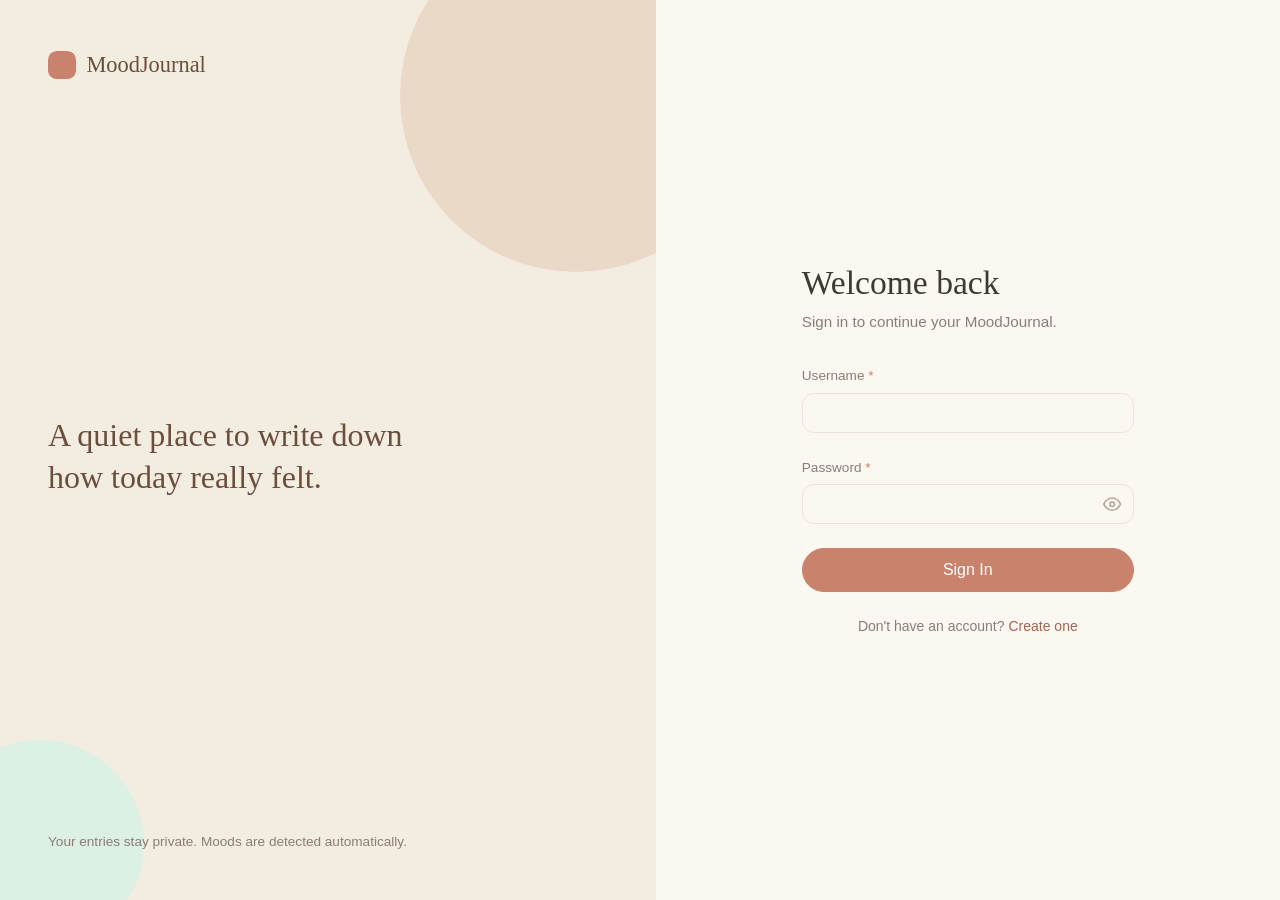
<file: frontend/index.html>
<!DOCTYPE html>
<html lang="en">
  <head>
    <meta charset="UTF-8" />
    <meta name="viewport" content="width=device-width, initial-scale=1.0" />
    <title>Journal — MoodJournal</title>
    <link rel="icon" href="data:image/svg+xml,%3Csvg xmlns='http://www.w3.org/2000/svg' viewBox='0 0 32 32'%3E%3Crect width='32' height='32' rx='7' fill='%23c9826b'/%3E%3Cpath d='M9 8h11a3 3 0 0 1 3 3v13H12a3 3 0 0 1-3-3z' fill='%23fff'/%3E%3Cpath d='M9 8v16' stroke='%23f6e3da' stroke-width='2'/%3E%3C/svg%3E" />
    <link rel="stylesheet" href="styles.css" />
  </head>
  <body>
    <div class="layout">
      <aside class="sidebar">
        <a href="index.html" class="logo">MoodJournal</a>
        <nav>
          <a href="index.html" class="nav-link active" data-page="index">Write Entry</a>
          <a href="history.html" class="nav-link" data-page="history">History</a>
          <a href="dashboard.html" class="nav-link" data-page="dashboard">Dashboard</a>
          <a href="reflection.html" class="nav-link" data-page="reflection">Reflections</a>
        </nav>
        <hr class="nav-divider" />
        <div class="user-section">
          <div class="user-name" id="userNameDisplay">—</div>
          <div class="user-email" id="userEmailDisplay">—</div>
          <button class="btn btn-secondary btn-sm btn-block" style="margin-bottom: 0.5rem" onclick="showChangePasswordModal()">Change Password</button>
          <button class="btn btn-secondary btn-sm btn-block" onclick="logout()">Sign Out</button>
        </div>
      </aside>

      <main class="main">
        <div class="container">
          <h1 id="formTitle">Write a Journal Entry</h1>
          <div id="editModeNotice" class="alert alert-info hidden">
            You are editing an existing entry. Saving will re-analyze its mood.
          </div>

          <div class="card">
            <form id="entryForm">
              <div class="grid grid-2 compact-grid">
                <div class="form-group">
                  <label for="entryDate" class="required">Date</label>
                  <input type="date" id="entryDate" name="entryDate" required />
                </div>
                <div class="form-group">
                  <label for="entryTitle">Title (optional)</label>
                  <input type="text" id="entryTitle" name="entryTitle" maxlength="200" placeholder="Give your entry a title..." />
                </div>
              </div>

              <div class="form-group">
                <div class="flex-between">
                  <label for="entryContent" class="required">What's on your mind?</label>
                  <span class="text-sm text-muted"><span id="contentCount">0</span>/5000</span>
                </div>
                <textarea id="entryContent" name="entryContent" maxlength="5000" placeholder="Write freely. Only you can see your entries." required></textarea>
              </div>

              <div id="errorAlert" class="hidden"></div>
              <div id="successAlert" class="hidden"></div>

              <div class="flex gap-md form-actions-wrap">
                <button id="saveButton" type="submit" class="btn btn-primary btn-lg">Save Entry</button>
                <button id="cancelEditButton" type="button" class="btn btn-secondary btn-lg hidden" onclick="cancelEdit()">Cancel Edit</button>
                <button id="clearButton" type="button" class="btn btn-secondary btn-lg" onclick="clearForm()">Clear</button>
              </div>

              <div id="loadingSpinner" class="hidden inline-spinner" style="margin-top: 1rem">
                <div class="loader"></div>
                <span>Analyzing mood...</span>
              </div>
            </form>
          </div>

          <div style="margin-top: 2rem">
            <div class="flex-between section-heading">
              <h2>Recent Entries</h2>
              <a href="history.html" class="text-sm">View all →</a>
            </div>
            <div id="recentEntries" class="grid gap-md"></div>
          </div>
        </div>
      </main>
    </div>

    <script src="js/config.js"></script>
    <script src="js/common.js"></script>
    <script>
      const api = new ApiClient();
      requireAuth();
      let editingEntryId = null;

      const entryForm = document.getElementById("entryForm");
      const dateInput = document.getElementById("entryDate");
      const titleInput = document.getElementById("entryTitle");
      const contentInput = document.getElementById("entryContent");
      const saveButton = document.getElementById("saveButton");
      const cancelEditButton = document.getElementById("cancelEditButton");
      const clearButton = document.getElementById("clearButton");
      const today = localDateString();

      dateInput.value = today;
      dateInput.max = today;
      contentInput.addEventListener("input", () => {
        document.getElementById("contentCount").textContent = contentInput.value.length;
      });

      function setFormMode(entry = null) {
        editingEntryId = entry?.entryId || null;
        document.getElementById("formTitle").textContent = editingEntryId
          ? "Edit Journal Entry"
          : "Write a Journal Entry";
        document.getElementById("editModeNotice").classList.toggle("hidden", !editingEntryId);
        cancelEditButton.classList.toggle("hidden", !editingEntryId);
        saveButton.textContent = editingEntryId ? "Update Entry" : "Save Entry";
      }

      function clearForm() {
        entryForm.reset();
        dateInput.value = today;
        dateInput.max = today;
        document.getElementById("contentCount").textContent = "0";
        document.getElementById("errorAlert").classList.add("hidden");
        document.getElementById("successAlert").classList.add("hidden");
        if (!editingEntryId) return;
        setFormMode(null);
      }

      function cancelEdit() {
        setFormMode(null);
        clearForm();
        window.scrollTo({ top: 0, behavior: "smooth" });
      }

      async function editEntry(entryId) {
        try {
          const data = await api.get(`/entries/${encodeURIComponent(entryId)}`);
          const entry = data.entry;
          setFormMode(entry);
          dateInput.value = entry.entryDate;
          titleInput.value = entry.title || "";
          contentInput.value = entry.content;
          document.getElementById("contentCount").textContent = entry.content.length;
          window.scrollTo({ top: 0, behavior: "smooth" });
          contentInput.focus();
        } catch (err) {
          showError(err.message || "Could not load this entry.");
        }
      }

      async function viewEntry(entryId) {
        try {
          const { entry } = await api.get(`/entries/${encodeURIComponent(entryId)}`);
          const fallback = entry.classificationFallback
            ? `<div class="alert alert-warning text-sm">Automatic mood classification was unavailable for this entry, so it was saved as Neutral.</div>`
            : "";
          const modal = createModal(
            "entryViewModal",
            `
              <div class="modal-header">
                <div>
                  <h2>${escapeHtml(entry.title || "Untitled")}</h2>
                  <div class="text-sm text-muted">${formatDate(entry.entryDate)} · Updated ${formatDateTime(entry.updatedAt)}</div>
                </div>
                <button class="icon-button" onclick="closeModal('entryViewModal')">×</button>
              </div>
              <div style="margin-bottom: 1rem">${renderMoodBadge(entry.mood, entry.confidence, entry.classificationFallback)}</div>
              ${fallback}
              <div class="entry-full-content">${escapeHtml(entry.content)}</div>
              ${entry.shortReason ? `<div class="text-sm text-muted" style="margin-top:1rem"><strong>Classification note:</strong> ${escapeHtml(entry.shortReason)}</div>` : ""}
              <div class="modal-actions" style="margin-top:1.5rem">
                <button class="btn btn-primary" id="viewEditButton">Edit</button>
                <button class="btn btn-secondary" onclick="closeModal('entryViewModal')">Close</button>
              </div>
            `
          );
          modal.querySelector("#viewEditButton").onclick = () => {
            closeModal("entryViewModal");
            editEntry(entry.entryId);
          };
        } catch (err) {
          showError(err.message || "Could not load this entry.");
        }
      }

      async function loadRecentEntries() {
        const container = document.getElementById("recentEntries");
        try {
          const data = await api.get("/entries?limit=3");
          container.innerHTML = "";
          if (!data.entries?.length) {
            container.innerHTML = `<div class="empty-state card"><div class="empty-state-text">No entries yet. Write your first one above.</div></div>`;
            return;
          }

          data.entries.forEach((entry) => {
            const card = document.createElement("div");
            card.className = "entry-card";
            card.innerHTML = `
              <div class="entry-header">
                <div>
                  <span class="entry-title">${escapeHtml(entry.title || "Untitled")}</span>
                  <span class="entry-date">${formatDate(entry.entryDate)}</span>
                </div>
                ${renderMoodBadge(entry.mood, entry.confidence, entry.classificationFallback)}
              </div>
              <div class="entry-content">${escapeHtml(entry.content.substring(0, 220))}${entry.content.length > 220 ? "…" : ""}</div>
              <div class="entry-meta">
                <span>${entry.content.length} characters · ${getRelativeTime(entry.updatedAt)}</span>
                <div class="flex gap-sm">
                  <button class="btn btn-sm btn-secondary" onclick="viewEntry('${entry.entryId}')">View</button>
                  <button class="btn btn-sm" onclick="editEntry('${entry.entryId}')">Edit</button>
                </div>
              </div>`;
            container.appendChild(card);
          });
        } catch (err) {
          container.innerHTML = `<div class="alert alert-danger">${escapeHtml(err.message || "Could not load recent entries.")}</div>`;
        }
      }

      entryForm.addEventListener("submit", async (e) => {
        e.preventDefault();
        const errorAlert = document.getElementById("errorAlert");
        const successAlert = document.getElementById("successAlert");
        const spinner = document.getElementById("loadingSpinner");
        errorAlert.classList.add("hidden");
        successAlert.classList.add("hidden");
        spinner.classList.remove("hidden");
        setButtonBusy(saveButton, true, editingEntryId ? "Updating..." : "Saving...");

        const payload = {
          entryDate: dateInput.value,
          title: titleInput.value,
          content: contentInput.value,
        };

        try {
          const data = editingEntryId
            ? await api.put(`/entries/${encodeURIComponent(editingEntryId)}`, payload)
            : await api.post("/entries", payload);

          successAlert.className = "alert alert-success";
          successAlert.textContent = `${editingEntryId ? "Entry updated" : "Entry saved"} · Mood: ${data.entry.mood}${data.entry.classificationFallback ? " (not classified)" : ""}`;
          successAlert.classList.remove("hidden");
          setFormMode(null);
          entryForm.reset();
          dateInput.value = today;
        dateInput.max = today;
          document.getElementById("contentCount").textContent = "0";
          await loadRecentEntries();
          setTimeout(() => successAlert.classList.add("hidden"), 5000);
        } catch (err) {
          errorAlert.className = "alert alert-danger";
          errorAlert.textContent = err.message || "Could not save entry.";
          errorAlert.classList.remove("hidden");
        } finally {
          spinner.classList.add("hidden");
          setButtonBusy(saveButton, false);
          saveButton.textContent = editingEntryId ? "Update Entry" : "Save Entry";
        }
      });

      populateUserSidebar().catch(() => {});
      loadRecentEntries();
      setActivePage("index");
    </script>
  </body>
</html>
</file>
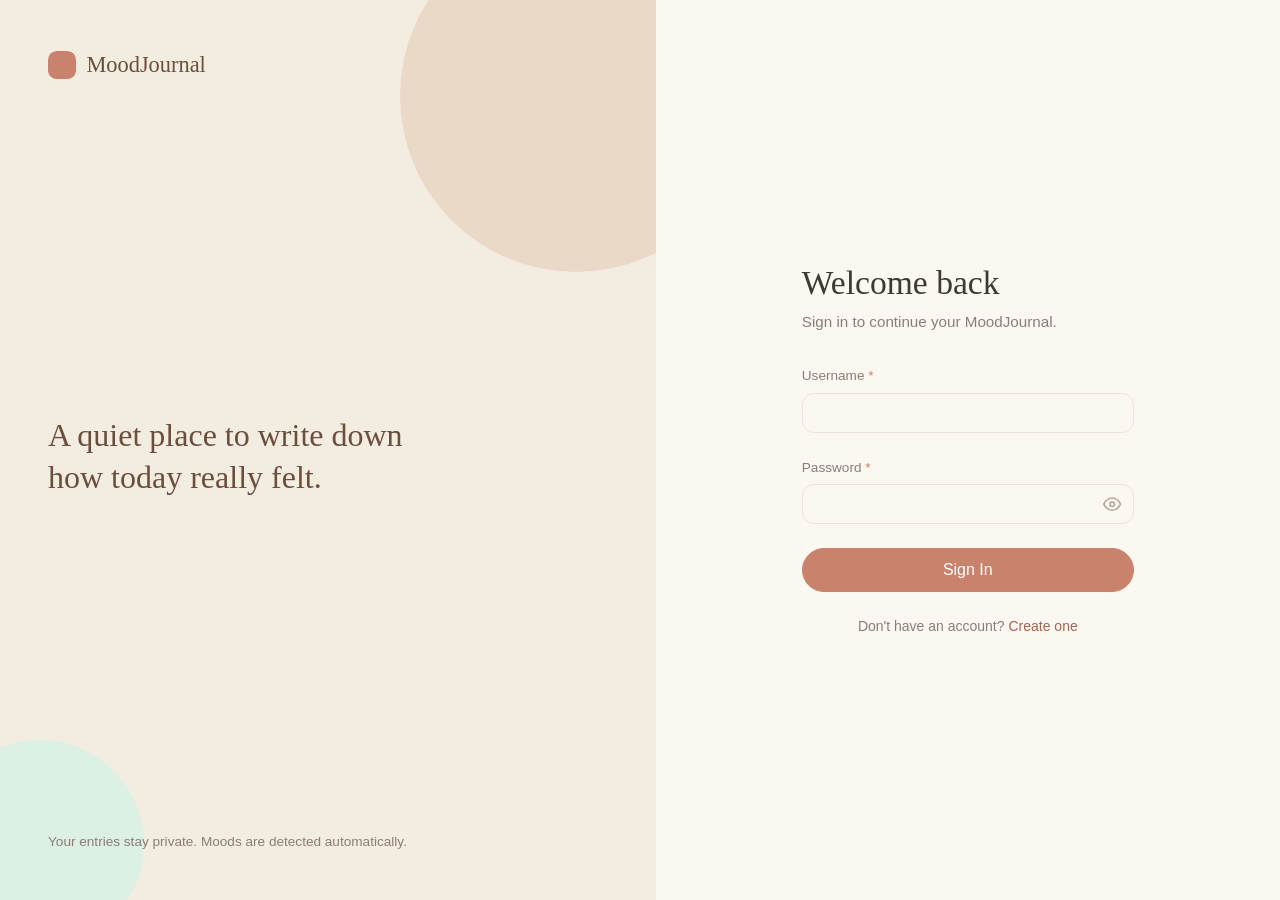
<file: frontend/dashboard.html>
<!DOCTYPE html>
<html lang="en">
  <head>
    <meta charset="UTF-8" />
    <meta name="viewport" content="width=device-width, initial-scale=1.0" />
    <title>Dashboard — MoodJournal</title>
    <link rel="icon" href="data:image/svg+xml,%3Csvg xmlns='http://www.w3.org/2000/svg' viewBox='0 0 32 32'%3E%3Crect width='32' height='32' rx='7' fill='%23c9826b'/%3E%3Cpath d='M9 8h11a3 3 0 0 1 3 3v13H12a3 3 0 0 1-3-3z' fill='%23fff'/%3E%3Cpath d='M9 8v16' stroke='%23f6e3da' stroke-width='2'/%3E%3C/svg%3E" />
    <link rel="stylesheet" href="styles.css" />
  </head>
  <body>
    <div class="layout">
      <aside class="sidebar">
        <a href="index.html" class="logo">MoodJournal</a>
        <nav>
          <a href="index.html" class="nav-link" data-page="index">Write Entry</a>
          <a href="history.html" class="nav-link" data-page="history">History</a>
          <a href="dashboard.html" class="nav-link active" data-page="dashboard">Dashboard</a>
          <a href="reflection.html" class="nav-link" data-page="reflection">Reflections</a>
        </nav>
        <hr class="nav-divider" />
        <div class="user-section">
          <div class="user-name" id="userNameDisplay">—</div>
          <div class="user-email" id="userEmailDisplay">—</div>
          <button class="btn btn-secondary btn-sm btn-block" style="margin-bottom: 0.5rem" onclick="showChangePasswordModal()">Change Password</button>
          <button class="btn btn-secondary btn-sm btn-block" onclick="logout()">Sign Out</button>
        </div>
      </aside>

      <main class="main">
        <div class="container">
          <div class="flex-between page-heading">
            <div>
              <h1>Dashboard</h1>
              <p class="text-muted">See mood patterns across your journal entries.</p>
            </div>
            <select id="periodSelect" onchange="loadDashboard()" style="max-width: 170px">
              <option value="7d">Last 7 days</option>
              <option value="14d">Last 14 days</option>
              <option value="30d">Last 30 days</option>
              <option value="90d">Last 90 days</option>
            </select>
          </div>

          <div id="loadingSpinner" class="spinner"><div class="loader"></div></div>
          <div id="dashboardError" class="alert alert-danger hidden"></div>

          <div id="dashboardContent" class="hidden">
            <div class="grid grid-3" style="margin-bottom: 2rem">
              <div class="card stat-card">
                <div class="stat-value" id="totalEntries">0</div>
                <div class="text-sm text-muted">Entries in period</div>
              </div>
              <div class="card stat-card">
                <div class="stat-value" id="mostCommonMoodDisplay">—</div>
                <div class="text-sm text-muted">Most common mood</div>
              </div>
              <div class="card stat-card">
                <div class="stat-value" id="averageScoreDisplay">—</div>
                <div class="text-sm text-muted">Average mood score</div>
              </div>
            </div>

            <div id="dashboardEmpty" class="empty-state card hidden" style="margin-bottom:2rem">
              <div class="empty-state-text">No journal entries fall inside this period yet.</div>
              <a href="index.html" class="btn btn-primary">Write an Entry</a>
            </div>

            <div id="dashboardCharts" class="grid grid-2" style="margin-bottom: 2rem">
              <div class="card">
                <h3 class="card-title">Mood Distribution</h3>
                <div id="distributionChart" class="distribution-wrap"></div>
              </div>
              <div class="card">
                <h3 class="card-title">Mood Trend</h3>
                <div id="trendChart" class="trend-wrap"></div>
              </div>
            </div>

            <div id="weeklyCard" class="card">
              <div class="card-header"><h3 class="card-title">Weekly Summary</h3></div>
              <div class="card-body mb-0">
                <div style="overflow-x: auto">
                  <table class="table">
                    <thead>
                      <tr>
                        <th>Week</th><th>Entries</th><th>Avg Score</th><th>Dominant Mood</th>
                        <th>Positive</th><th>Neutral</th><th>Anxious</th><th>Negative</th>
                      </tr>
                    </thead>
                    <tbody id="weeklySummaryTable"></tbody>
                  </table>
                </div>
              </div>
            </div>

            <div class="text-sm text-muted" style="margin-top: 1rem">
              <strong>Note:</strong> Mood scores are used only to visualise journal trends. They are not a measurement of wellbeing.
            </div>
          </div>

          <!-- Independent of the period selector and of the dashboard request:
               Athena reads the S3 export, not DynamoDB, so it stays usable
               even when the section above fails to load. -->
          <div class="card athena-card">
            <div class="card-header">
              <div>
                <h3 class="card-title">Long-term Insights</h3>
                <div class="text-sm text-muted">
                  Queried with Amazon Athena over your exported history. Exports run daily, so
                  today's entries appear after the next export.
                </div>
              </div>
            </div>

            <div class="athena-controls">
              <select id="athenaQuerySelect" onchange="runAthenaQuery()" aria-label="Athena query"></select>
              <button id="athenaRunButton" class="btn btn-primary btn-sm" onclick="runAthenaQuery()">Run Query</button>
              <button id="athenaExportButton" class="btn btn-secondary btn-sm" onclick="refreshAnalyticsExport()">Export Latest Entries</button>
            </div>
            <div id="athenaDescription" class="text-sm text-muted athena-description"></div>

            <div id="athenaError" class="alert alert-danger hidden"></div>
            <div id="athenaResult"></div>
            <div id="athenaMeta" class="text-sm text-muted athena-meta hidden"></div>
          </div>
        </div>
      </main>
    </div>

    <script src="js/config.js"></script>
    <script src="js/common.js"></script>
    <script>
      const api = new ApiClient();
      requireAuth();

      const MOODS = ["POSITIVE", "NEUTRAL", "ANXIOUS", "NEGATIVE"];

      async function loadDashboard() {
        const period = document.getElementById("periodSelect").value;
        const spinner = document.getElementById("loadingSpinner");
        const content = document.getElementById("dashboardContent");
        const errorDiv = document.getElementById("dashboardError");
        spinner.classList.remove("hidden");
        content.classList.add("hidden");
        errorDiv.classList.add("hidden");

        try {
          const { dashboard } = await api.get(`/dashboard?period=${encodeURIComponent(period)}`);
          document.getElementById("totalEntries").textContent = dashboard.totalEntries;
          document.getElementById("mostCommonMoodDisplay").innerHTML = dashboard.mostCommonMood
            ? `<span class="stat-mood-label">${dashboard.mostCommonMood}</span>`
            : "—";
          document.getElementById("averageScoreDisplay").textContent =
            dashboard.averageScore === null ? "—" : Number(dashboard.averageScore).toFixed(2);

          const hasEntries = dashboard.totalEntries > 0;
          document.getElementById("dashboardEmpty").classList.toggle("hidden", hasEntries);
          document.getElementById("dashboardCharts").classList.toggle("hidden", !hasEntries);
          document.getElementById("weeklyCard").classList.toggle("hidden", !hasEntries);

          if (hasEntries) {
            renderDistributionChart(dashboard.moodDistribution || []);
            renderTrendChart(dashboard.moodTrend || []);
            renderWeeklySummary(dashboard.weeklySummary || []);
          }

          content.classList.remove("hidden");
        } catch (err) {
          errorDiv.textContent = err.message || "Could not load dashboard.";
          errorDiv.classList.remove("hidden");
        } finally {
          spinner.classList.add("hidden");
        }
      }

      function renderDistributionChart(distribution) {
        const container = document.getElementById("distributionChart");
        const data = MOODS.map((mood) => distribution.find((d) => d.mood === mood) || { mood, count: 0, percentage: 0 });
        const total = data.reduce((sum, item) => sum + item.count, 0);
        if (!total) {
          container.innerHTML = `<div class="empty-state">No distribution data.</div>`;
          return;
        }

        let cursor = 0;
        const stops = [];
        data.forEach((item) => {
          const start = cursor;
          cursor += item.percentage;
          stops.push(`${getMoodColor(item.mood)} ${start}% ${cursor}%`);
        });

        container.innerHTML = `
          <div class="donut-chart" style="background: conic-gradient(${stops.join(",")})">
            <div class="donut-hole"><strong>${total}</strong><span>entries</span></div>
          </div>
          <div class="chart-legend">
            ${data.map((item) => `
              <div class="legend-row">
                <span class="legend-dot" style="background:${getMoodColor(item.mood)}"></span>
                <span>${item.mood}</span>
                <strong>${item.count}</strong>
                <span class="text-muted">${Number(item.percentage).toFixed(1)}%</span>
              </div>`).join("")}
          </div>`;
      }

      function renderTrendChart(trend) {
        const container = document.getElementById("trendChart");
        if (!trend.length) {
          container.innerHTML = `<div class="empty-state">No trend data.</div>`;
          return;
        }

        const width = 720, height = 280;
        const left = 58, right = 18, top = 18, bottom = 52;
        const plotW = width - left - right;
        const plotH = height - top - bottom;
        const minY = -1, maxY = 2;
        const xFor = (i) => left + (trend.length === 1 ? plotW / 2 : (i / (trend.length - 1)) * plotW);
        const yFor = (value) => top + ((maxY - value) / (maxY - minY)) * plotH;
        const points = trend.map((d, i) => `${xFor(i)},${yFor(d.averageScore)}`).join(" ");
        const yLabels = [
          { v: 2, t: "Positive" }, { v: 1, t: "Neutral" }, { v: 0, t: "Anxious" }, { v: -1, t: "Negative" }
        ];
        const labelStep = Math.max(1, Math.ceil(trend.length / 6));

        container.innerHTML = `
          <svg class="trend-svg" viewBox="0 0 ${width} ${height}" role="img" aria-label="Mood trend chart">
            ${yLabels.map(({v,t}) => `
              <line x1="${left}" y1="${yFor(v)}" x2="${width-right}" y2="${yFor(v)}" class="chart-grid-line" />
              <text x="${left-10}" y="${yFor(v)+4}" text-anchor="end" class="chart-axis-label">${t}</text>`).join("")}
            <polyline points="${points}" class="trend-line" />
            ${trend.map((d,i) => `<circle cx="${xFor(i)}" cy="${yFor(d.averageScore)}" r="5" class="trend-point"><title>${formatDate(d.date)}: ${d.averageScore.toFixed(2)} (${d.entryCount} entries)</title></circle>`).join("")}
            ${trend.map((d,i) => (i % labelStep === 0 || i === trend.length-1) ? `<text x="${xFor(i)}" y="${height-18}" text-anchor="middle" class="chart-axis-label">${escapeHtml(formatDateShort(d.date))}</text>` : "").join("")}
          </svg>
          <div class="text-sm text-muted text-center">Daily average mood score</div>`;
      }

      function renderWeeklySummary(summary) {
        const tbody = document.getElementById("weeklySummaryTable");
        tbody.innerHTML = "";
        summary.forEach((week) => {
          const start = new Date(`${week.weekStart}T00:00:00`);
          const end = new Date(start);
          end.setDate(start.getDate() + 6);
          const row = document.createElement("tr");
          row.innerHTML = `
            <td>${formatDateShort(week.weekStart)} — ${end.toLocaleDateString("en-US", { month: "short", day: "numeric" })}</td>
            <td>${week.entryCount}</td>
            <td>${Number(week.averageScore).toFixed(2)}</td>
            <td>${week.dominantMood}</td>
            <td><span class="badge badge-success">${week.moodCounts.POSITIVE}</span></td>
            <td>${week.moodCounts.NEUTRAL}</td>
            <td><span class="badge badge-warning">${week.moodCounts.ANXIOUS}</span></td>
            <td><span class="badge badge-danger">${week.moodCounts.NEGATIVE}</span></td>`;
          tbody.appendChild(row);
        });
      }

      // Column order and formatting for each named query in athena_service.py.
      // Athena returns every value as a string, so each formatter parses its own.
      const ATHENA_QUERIES = {
        mood_count_by_week: {
          label: "Mood breakdown by week",
          description: "Entries, average score and mood counts for every exported week.",
          columns: [
            { key: "week_start", label: "Week of", format: "date" },
            { key: "entry_count", label: "Entries" },
            { key: "avg_mood_score", label: "Avg Score", format: "score" },
            { key: "positive", label: "Positive", format: "badge-success" },
            { key: "neutral", label: "Neutral" },
            { key: "anxious", label: "Anxious", format: "badge-warning" },
            { key: "negative", label: "Negative", format: "badge-danger" },
          ],
        },
        most_common_mood_by_month: {
          label: "Most common mood by month",
          description: "The mood you wrote most often in each month.",
          columns: [
            { key: "month", label: "Month", format: "month" },
            { key: "most_common_mood", label: "Most Common Mood", format: "mood" },
            { key: "mood_count", label: "Times" },
            { key: "entry_count", label: "Entries in Month" },
          ],
        },
        average_mood_score_over_time: {
          label: "Average mood score by day",
          description: "Daily average score. Positive = 2, Neutral = 1, Anxious = 0, Negative = -1.",
          columns: [
            { key: "entrydate", label: "Date", format: "date" },
            { key: "avg_mood_score", label: "Avg Score", format: "score" },
            { key: "entry_count", label: "Entries" },
          ],
        },
        entry_count_by_day: {
          label: "Journaling consistency",
          description: "How many entries you wrote on each day.",
          columns: [
            { key: "entrydate", label: "Date", format: "date" },
            { key: "entry_count", label: "Entries" },
          ],
        },
      };

      function formatAthenaValue(value, format) {
        if (value === null || value === undefined || value === "") return "—";
        switch (format) {
          case "date":
            return escapeHtml(formatDate(String(value).slice(0, 10)));
          case "month": {
            const date = new Date(`${value}-01T00:00:00`);
            return Number.isNaN(date.getTime())
              ? escapeHtml(value)
              : date.toLocaleDateString("en-US", { month: "long", year: "numeric" });
          }
          case "score":
            return Number(value).toFixed(2);
          case "mood": {
            const mood = String(value).toUpperCase();
            return MOODS.includes(mood)
              ? `<span class="mood-badge mood-${mood.toLowerCase()}">${mood}</span>`
              : escapeHtml(value);
          }
          case "badge-success":
          case "badge-warning":
          case "badge-danger":
            return `<span class="badge ${format}">${escapeHtml(value)}</span>`;
          default:
            return escapeHtml(value);
        }
      }

      function populateAthenaQueries() {
        const select = document.getElementById("athenaQuerySelect");
        select.innerHTML = Object.entries(ATHENA_QUERIES)
          .map(([name, q]) => `<option value="${name}">${escapeHtml(q.label)}</option>`)
          .join("");
      }

      // Switching queries while one is still running starts another request.
      // Only the newest may update the card or release the button, otherwise a
      // slow earlier query would overwrite the result now selected.
      let athenaRequestId = 0;

      async function runAthenaQuery() {
        const requestId = ++athenaRequestId;
        const name = document.getElementById("athenaQuerySelect").value;
        const query = ATHENA_QUERIES[name];
        const button = document.getElementById("athenaRunButton");
        const resultDiv = document.getElementById("athenaResult");
        const errorDiv = document.getElementById("athenaError");
        const metaDiv = document.getElementById("athenaMeta");

        document.getElementById("athenaDescription").textContent = query.description;
        errorDiv.classList.add("hidden");
        metaDiv.classList.add("hidden");
        resultDiv.innerHTML = `<div class="inline-spinner athena-running"><span class="loader"></span> Running query on Athena…</div>`;
        if (!button.disabled) setButtonBusy(button, true, "Running...");

        try {
          const { result } = await api.get(`/analytics/athena?query=${encodeURIComponent(name)}`);
          if (requestId !== athenaRequestId) return;
          renderAthenaResult(query, result);
        } catch (err) {
          if (requestId !== athenaRequestId) return;
          resultDiv.innerHTML = "";
          errorDiv.textContent = err.message || "Could not run the Athena query.";
          errorDiv.classList.remove("hidden");
        } finally {
          if (requestId === athenaRequestId) setButtonBusy(button, false);
        }
      }

      function renderAthenaResult(query, result) {
        const resultDiv = document.getElementById("athenaResult");
        const metaDiv = document.getElementById("athenaMeta");
        const rows = result.rows || [];

        if (!rows.length) {
          resultDiv.innerHTML = `
            <div class="empty-state athena-empty">
              <div class="empty-state-text">Athena found no exported entries yet.</div>
              <div class="text-sm text-muted">Use <strong>Export Latest Entries</strong> to copy your entries to S3, then run the query again.</div>
            </div>`;
          return;
        }

        resultDiv.innerHTML = `
          <div style="overflow-x: auto">
            <table class="table">
              <thead><tr>${query.columns.map((c) => `<th>${escapeHtml(c.label)}</th>`).join("")}</tr></thead>
              <tbody>
                ${rows.map((row) => `
                  <tr>${query.columns.map((c) => `<td>${formatAthenaValue(row[c.key], c.format)}</td>`).join("")}</tr>`).join("")}
              </tbody>
            </table>
          </div>`;

        metaDiv.textContent = `${result.rowCount} row${result.rowCount === 1 ? "" : "s"} · Athena execution ${result.executionId}`;
        metaDiv.classList.remove("hidden");
      }

      async function refreshAnalyticsExport() {
        const button = document.getElementById("athenaExportButton");
        setButtonBusy(button, true, "Exporting...");
        try {
          const data = await api.post("/analytics/export", {});
          showSuccess(
            data.exported
              ? `Exported ${data.exported} entr${data.exported === 1 ? "y" : "ies"} to S3.`
              : "There were no entries from the last 90 days to export."
          );
          await runAthenaQuery();
        } catch (err) {
          showError(err.message || "Could not export entries.");
        } finally {
          setButtonBusy(button, false);
        }
      }

      populateUserSidebar().catch(() => {});
      loadDashboard();
      populateAthenaQueries();
      runAthenaQuery();
      setActivePage("dashboard");
    </script>
  </body>
</html>
</file>
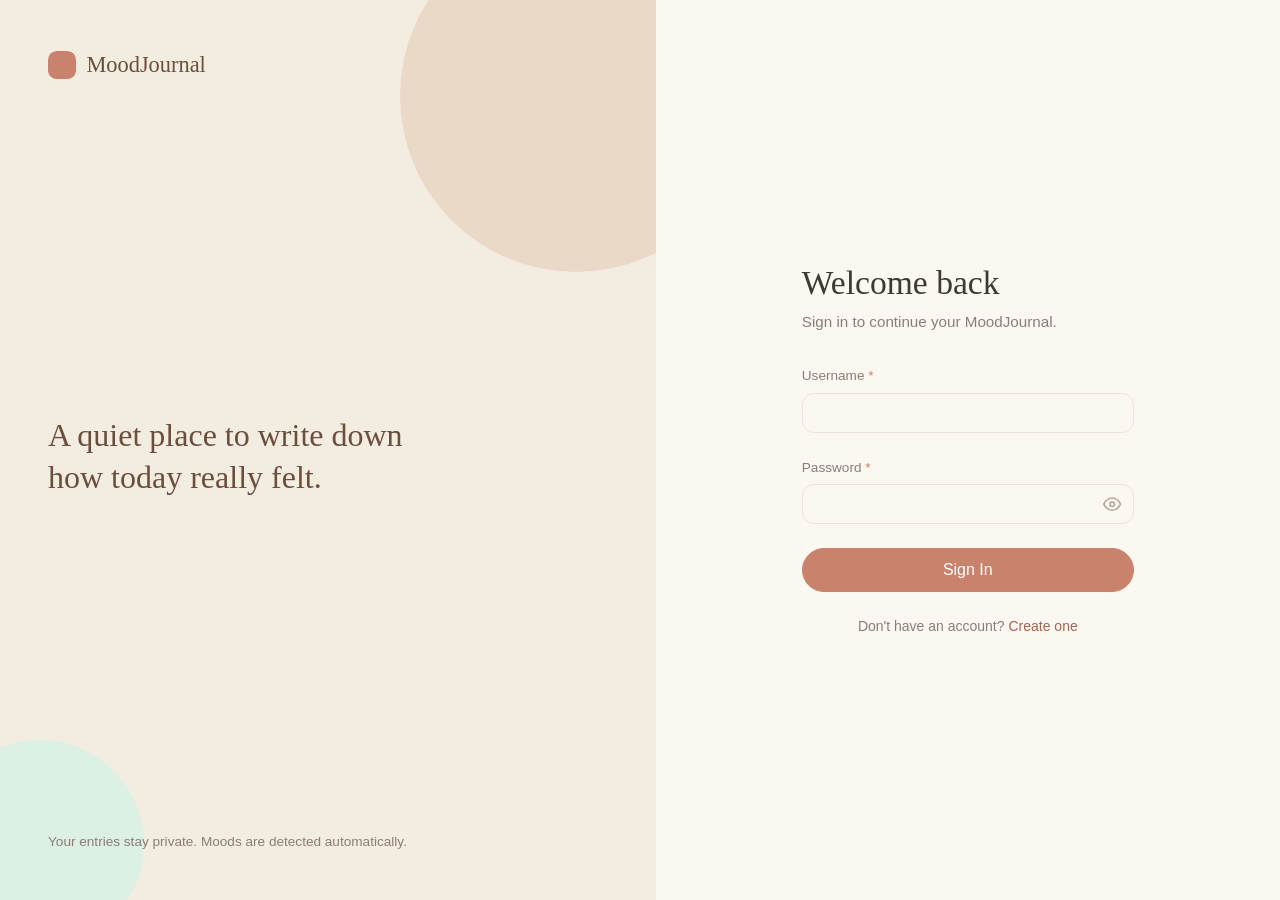
<file: frontend/history.html>
<!DOCTYPE html>
<html lang="en">
  <head>
    <meta charset="UTF-8" />
    <meta name="viewport" content="width=device-width, initial-scale=1.0" />
    <title>History — MoodJournal</title>
    <link rel="icon" href="data:image/svg+xml,%3Csvg xmlns='http://www.w3.org/2000/svg' viewBox='0 0 32 32'%3E%3Crect width='32' height='32' rx='7' fill='%23c9826b'/%3E%3Cpath d='M9 8h11a3 3 0 0 1 3 3v13H12a3 3 0 0 1-3-3z' fill='%23fff'/%3E%3Cpath d='M9 8v16' stroke='%23f6e3da' stroke-width='2'/%3E%3C/svg%3E" />
    <link rel="stylesheet" href="styles.css" />
  </head>
  <body>
    <div class="layout">
      <aside class="sidebar">
        <a href="index.html" class="logo">MoodJournal</a>
        <nav>
          <a href="index.html" class="nav-link" data-page="index">Write Entry</a>
          <a href="history.html" class="nav-link active" data-page="history">History</a>
          <a href="dashboard.html" class="nav-link" data-page="dashboard">Dashboard</a>
          <a href="reflection.html" class="nav-link" data-page="reflection">Reflections</a>
        </nav>
        <hr class="nav-divider" />
        <div class="user-section">
          <div class="user-name" id="userNameDisplay">—</div>
          <div class="user-email" id="userEmailDisplay">—</div>
          <button class="btn btn-secondary btn-sm btn-block" style="margin-bottom: 0.5rem" onclick="showChangePasswordModal()">Change Password</button>
          <button class="btn btn-secondary btn-sm btn-block" onclick="logout()">Sign Out</button>
        </div>
      </aside>

      <main class="main">
        <div class="container">
          <h1>Journal History</h1>

          <div class="card">
            <div class="card-header">
              <h3 class="card-title">Filter & Search</h3>
              <button class="btn btn-sm btn-secondary" onclick="clearFilters()">Clear filters</button>
            </div>
            <div class="card-body mb-0">
              <div class="grid grid-3 compact-grid">
                <div class="form-group">
                  <label for="filterSearch">Search</label>
                  <input id="filterSearch" type="text" maxlength="200" placeholder="Search title or text..." />
                </div>
                <div class="form-group">
                  <label for="filterMood">Mood</label>
                  <select id="filterMood" onchange="applyFilters()">
                    <option value="">All moods</option>
                    <option value="POSITIVE">Positive</option>
                    <option value="NEUTRAL">Neutral</option>
                    <option value="ANXIOUS">Anxious</option>
                    <option value="NEGATIVE">Negative</option>
                  </select>
                </div>
                <div class="form-group">
                  <label for="filterPeriod">Period</label>
                  <select id="filterPeriod" onchange="applyFilters()">
                    <option value="">All time</option>
                    <option value="7">Last 7 days</option>
                    <option value="30">Last 30 days</option>
                    <option value="90">Last 90 days</option>
                  </select>
                </div>
              </div>
            </div>
          </div>

          <div style="margin-top: 2rem">
            <div class="flex-between section-heading">
              <h2>All Entries</h2>
              <span id="resultInfo" class="text-sm text-muted"></span>
            </div>
            <div id="entriesContainer" class="grid gap-md"></div>
            <div id="loadingSpinner" class="hidden spinner"><div class="loader"></div></div>
            <div id="paginationControls" class="flex gap-md" style="margin-top: 2rem; justify-content: center"></div>
          </div>
        </div>
      </main>
    </div>

    <script src="js/config.js"></script>
    <script src="js/common.js"></script>
    <script>
      const api = new ApiClient();
      requireAuth();

      let nextToken = null;
      let visibleEntries = 0;
      let filters = { mood: null, startDate: null, endDate: null, search: null };

      function getDateRange(periodDays) {
        const today = new Date();
        const start = new Date(today);
        start.setDate(today.getDate() - (periodDays - 1));
        return {
          startDate: localDateString(start),
          endDate: localDateString(today),
        };
      }

      function readFilters() {
        const mood = document.getElementById("filterMood").value || null;
        const periodDays = parseInt(document.getElementById("filterPeriod").value, 10) || null;
        const search = document.getElementById("filterSearch").value.trim() || null;
        filters = { mood, startDate: null, endDate: null, search };
        if (periodDays) Object.assign(filters, getDateRange(periodDays));
      }

      async function applyFilters() {
        readFilters();
        await loadEntries(true);
      }

      function clearFilters() {
        document.getElementById("filterSearch").value = "";
        document.getElementById("filterMood").value = "";
        document.getElementById("filterPeriod").value = "";
        applyFilters();
      }

      function buildEntryCard(entry) {
        const card = document.createElement("div");
        card.className = "entry-card";
        card.innerHTML = `
          <div class="entry-header">
            <div>
              <span class="entry-title">${escapeHtml(entry.title || "Untitled")}</span>
              <span class="entry-date">${formatDate(entry.entryDate)}</span>
            </div>
            ${renderMoodBadge(entry.mood, entry.confidence, entry.classificationFallback)}
          </div>
          <div class="entry-content">${escapeHtml(entry.content.substring(0, 350))}${entry.content.length > 350 ? "…" : ""}</div>
          <div class="entry-meta">
            <span>${entry.content.length} characters · updated ${getRelativeTime(entry.updatedAt)}</span>
            <div class="flex gap-sm entry-actions">
              <button class="btn btn-sm btn-secondary" onclick="viewEntry('${entry.entryId}')">View</button>
              <button class="btn btn-sm" onclick="editEntry('${entry.entryId}')">Edit</button>
              <button class="btn btn-sm btn-danger" onclick="deleteEntry('${entry.entryId}')">Delete</button>
            </div>
          </div>`;
        return card;
      }

      async function loadEntries(reset = true) {
        const container = document.getElementById("entriesContainer");
        const spinner = document.getElementById("loadingSpinner");
        const pagination = document.getElementById("paginationControls");

        if (reset) {
          nextToken = null;
          visibleEntries = 0;
          container.innerHTML = "";
        }
        spinner.classList.remove("hidden");
        pagination.innerHTML = "";

        try {
          const params = new URLSearchParams({ limit: "20" });
          if (filters.mood) params.set("mood", filters.mood);
          if (filters.startDate) params.set("startDate", filters.startDate);
          if (filters.endDate) params.set("endDate", filters.endDate);
          if (filters.search) params.set("search", filters.search);
          if (nextToken) params.set("nextToken", nextToken);

          const data = await api.get(`/entries?${params.toString()}`);
          spinner.classList.add("hidden");

          if (reset && !data.entries?.length) {
            container.innerHTML = `<div class="empty-state card"><div class="empty-state-text">No entries match your filters.</div></div>`;
            document.getElementById("resultInfo").textContent = "0 entries";
            return;
          }

          data.entries.forEach((entry) => container.appendChild(buildEntryCard(entry)));
          visibleEntries += data.entries.length;
          nextToken = data.nextToken;
          document.getElementById("resultInfo").textContent = `${visibleEntries} entr${visibleEntries === 1 ? "y" : "ies"} shown`;

          if (nextToken) {
            pagination.innerHTML = `<button id="loadMoreButton" class="btn btn-primary">Load More</button>`;
            document.getElementById("loadMoreButton").onclick = () => loadEntries(false);
          }
        } catch (err) {
          spinner.classList.add("hidden");
          showError(err.message || "Could not load entries.");
        }
      }

      async function getEntry(entryId) {
        const data = await api.get(`/entries/${encodeURIComponent(entryId)}`);
        return data.entry;
      }

      async function viewEntry(entryId) {
        try {
          const entry = await getEntry(entryId);
          const localNote = entry.classificationFallback
            ? `<div class="alert alert-warning text-sm">Automatic mood classification was unavailable for this entry, so it was saved as Neutral.</div>`
            : "";
          const modal = createModal(
            "historyEntryModal",
            `
              <div class="modal-header">
                <div>
                  <h2>${escapeHtml(entry.title || "Untitled")}</h2>
                  <div class="text-sm text-muted">${formatDate(entry.entryDate)} · Created ${formatDateTime(entry.createdAt)}</div>
                </div>
                <button class="icon-button" onclick="closeModal('historyEntryModal')">×</button>
              </div>
              <div style="margin-bottom:1rem">${renderMoodBadge(entry.mood, entry.confidence, entry.classificationFallback)}</div>
              ${localNote}
              <div class="entry-full-content">${escapeHtml(entry.content)}</div>
              ${entry.shortReason ? `<div class="classification-note"><strong>Classification note</strong><br>${escapeHtml(entry.shortReason)}</div>` : ""}
              <div class="modal-actions">
                <button id="historyModalEdit" class="btn btn-primary">Edit</button>
                <button id="historyModalDelete" class="btn btn-danger">Delete</button>
                <button class="btn btn-secondary" onclick="closeModal('historyEntryModal')">Close</button>
              </div>`
          );
          modal.querySelector("#historyModalEdit").onclick = () => {
            closeModal("historyEntryModal");
            openEditModal(entry);
          };
          modal.querySelector("#historyModalDelete").onclick = async () => {
            closeModal("historyEntryModal");
            await deleteEntry(entry.entryId);
          };
        } catch (err) {
          showError(err.message || "Could not load this entry.");
        }
      }

      async function editEntry(entryId) {
        try {
          openEditModal(await getEntry(entryId));
        } catch (err) {
          showError(err.message || "Could not load this entry.");
        }
      }

      function openEditModal(entry) {
        const modal = createModal(
          "historyEditModal",
          `
            <div class="modal-header">
              <div><h2>Edit Entry</h2><p class="text-sm text-muted">Updating text will re-analyze the mood.</p></div>
              <button class="icon-button" onclick="closeModal('historyEditModal')">×</button>
            </div>
            <form id="historyEditForm">
              <div class="form-group"><label class="required">Date</label><input id="historyEditDate" type="date" required /></div>
              <div class="form-group"><label>Title</label><input id="historyEditTitle" type="text" maxlength="200" /></div>
              <div class="form-group"><label class="required">Content</label><textarea id="historyEditContent" maxlength="5000" required></textarea></div>
              <div id="historyEditError" class="alert alert-danger hidden"></div>
              <div class="modal-actions">
                <button id="historyEditSubmit" class="btn btn-primary" type="submit">Save Changes</button>
                <button class="btn btn-secondary" type="button" onclick="closeModal('historyEditModal')">Cancel</button>
              </div>
            </form>`
        );
        modal.querySelector("#historyEditDate").value = entry.entryDate;
        modal.querySelector("#historyEditDate").max = localDateString();
        modal.querySelector("#historyEditTitle").value = entry.title || "";
        modal.querySelector("#historyEditContent").value = entry.content;

        modal.querySelector("#historyEditForm").onsubmit = async (e) => {
          e.preventDefault();
          const submit = modal.querySelector("#historyEditSubmit");
          const errorDiv = modal.querySelector("#historyEditError");
          setButtonBusy(submit, true, "Saving...");
          errorDiv.classList.add("hidden");
          try {
            await api.put(`/entries/${encodeURIComponent(entry.entryId)}`, {
              entryDate: modal.querySelector("#historyEditDate").value,
              title: modal.querySelector("#historyEditTitle").value,
              content: modal.querySelector("#historyEditContent").value,
            });
            closeModal("historyEditModal");
            showSuccess("Entry updated.");
            await loadEntries(true);
          } catch (err) {
            errorDiv.textContent = err.message || "Could not update entry.";
            errorDiv.classList.remove("hidden");
            setButtonBusy(submit, false);
          }
        };
      }

      async function deleteEntry(entryId) {
        if (!confirm("Delete this journal entry? This cannot be undone.")) return;
        try {
          await api.delete(`/entries/${encodeURIComponent(entryId)}`);
          showSuccess("Entry deleted.");
          await loadEntries(true);
        } catch (err) {
          showError(err.message || "Could not delete entry.");
        }
      }

      document.getElementById("filterSearch").addEventListener("input", debounce(applyFilters, 300));
      populateUserSidebar().catch(() => {});
      readFilters();
      loadEntries(true);
      setActivePage("history");
    </script>
  </body>
</html>
</file>
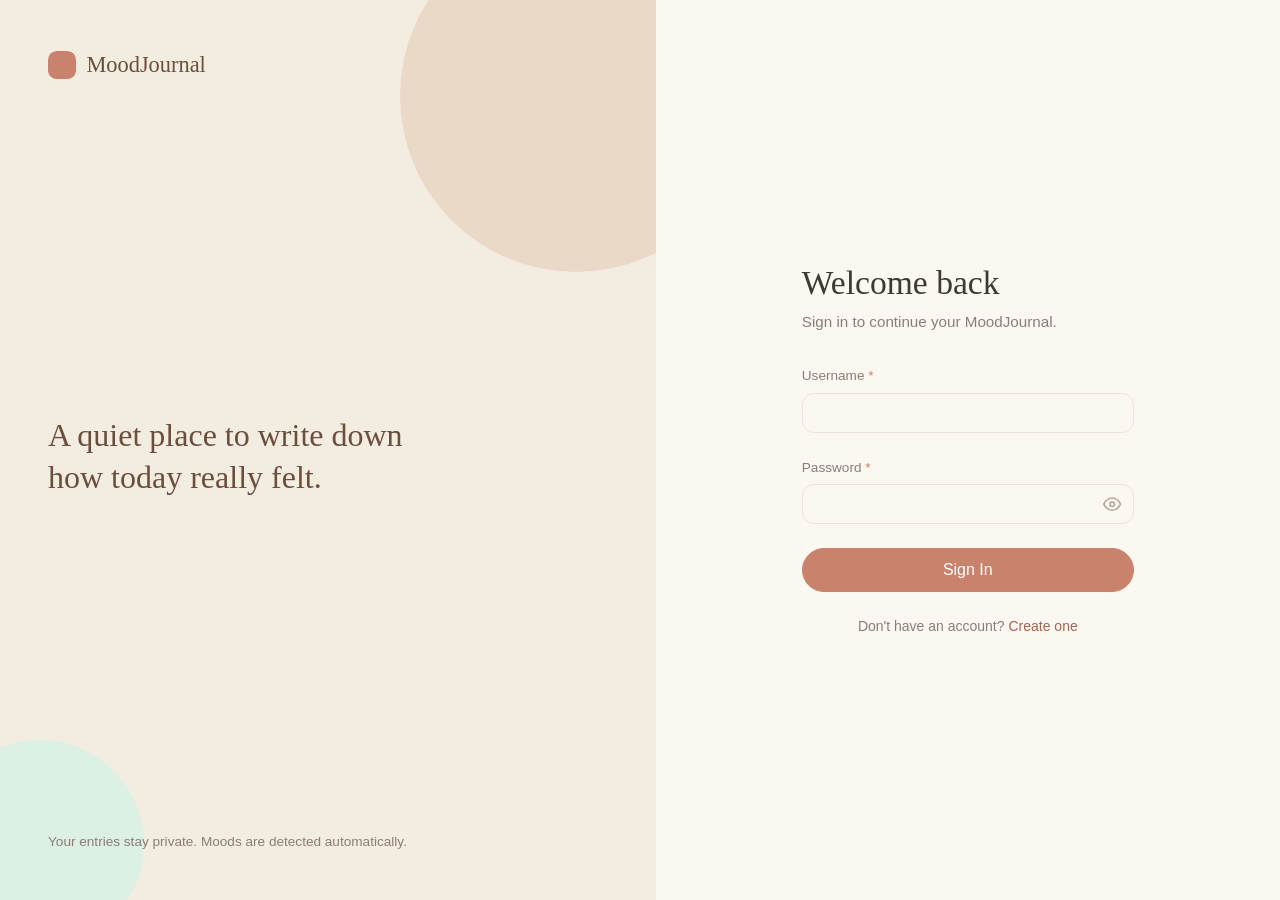
<file: frontend/login.html>
<!DOCTYPE html>
<html lang="en">
  <head>
    <meta charset="UTF-8" />
    <meta name="viewport" content="width=device-width, initial-scale=1.0" />
    <title>Login — MoodJournal</title>
    <link rel="icon" href="data:image/svg+xml,%3Csvg xmlns='http://www.w3.org/2000/svg' viewBox='0 0 32 32'%3E%3Crect width='32' height='32' rx='7' fill='%23c9826b'/%3E%3Cpath d='M9 8h11a3 3 0 0 1 3 3v13H12a3 3 0 0 1-3-3z' fill='%23fff'/%3E%3Cpath d='M9 8v16' stroke='%23f6e3da' stroke-width='2'/%3E%3C/svg%3E" />
    <link rel="stylesheet" href="styles.css" />
  </head>
  <body>
    <div class="auth-container">
      <aside class="auth-art" aria-hidden="true">
        <div class="logo">MoodJournal</div>
        <p class="auth-quote">A quiet place to write down how today really felt.</p>
        <p class="auth-art-note">Your entries stay private. Moods are detected automatically.</p>
      </aside>

      <div class="auth-box">
        <div class="auth-header">
          <h1 class="auth-title">Welcome back</h1>
          <p class="auth-subtitle">Sign in to continue your MoodJournal.</p>
        </div>

        <form id="loginForm">
          <div class="form-group">
            <label for="username" class="required">Username</label>
            <input type="text" id="username" name="username" required />
          </div>

          <div class="form-group">
            <label for="password" class="required">Password</label>
            <div class="password-field">
              <input type="password" id="password" name="password" required />
              <button type="button" class="password-toggle" aria-label="Show password" onclick="togglePasswordVisibility(this)">
                <svg class="icon-eye" viewBox="0 0 24 24" fill="none" stroke="currentColor" stroke-width="2" stroke-linecap="round" stroke-linejoin="round"><path d="M1 12s4-8 11-8 11 8 11 8-4 8-11 8-11-8-11-8Z"></path><circle cx="12" cy="12" r="3"></circle></svg>
                <svg class="icon-eye-off" style="display:none" viewBox="0 0 24 24" fill="none" stroke="currentColor" stroke-width="2" stroke-linecap="round" stroke-linejoin="round"><path d="M9.9 4.24A9.12 9.12 0 0 1 12 4c7 0 11 8 11 8a13.16 13.16 0 0 1-3.09 4.24"></path><path d="M6.61 6.61A13.53 13.53 0 0 0 1 12s4 8 11 8a9.26 9.26 0 0 0 5.39-1.61"></path><path d="M2 2l20 20"></path><path d="M14.12 14.12a3 3 0 1 1-4.24-4.24"></path></svg>
              </button>
            </div>
          </div>

          <div id="errorAlert" class="hidden"></div>

          <button type="submit" class="btn btn-primary btn-block btn-lg">Sign In</button>
        </form>

        <div class="auth-link">
          Don't have an account? <a href="register.html">Create one</a>
        </div>
      </div>
    </div>

    <script src="js/config.js"></script>
    <script src="js/common.js"></script>
    <script>
      const api = new ApiClient();

      // Redirect to index if already authenticated
      if (api.isAuthenticated()) {
        window.location.href = "index.html";
      }

      document.getElementById("loginForm").addEventListener("submit", async (e) => {
        e.preventDefault();

        const username = document.getElementById("username").value;
        const password = document.getElementById("password").value;
        const errorAlert = document.getElementById("errorAlert");

        errorAlert.classList.add("hidden");

        try {
          await login(username, password);
          window.location.href = "index.html";
        } catch (err) {
          console.error("Login failed:", err);
          errorAlert.className = "alert alert-danger";
          errorAlert.innerHTML = `
            <div style="flex: 1">${escapeHtml(
              err.message || "Login failed. Please try again."
            )}</div>
          `;
          errorAlert.classList.remove("hidden");
          document.getElementById("password").value = "";
        }
      });
    </script>
  </body>
</html>
</file>
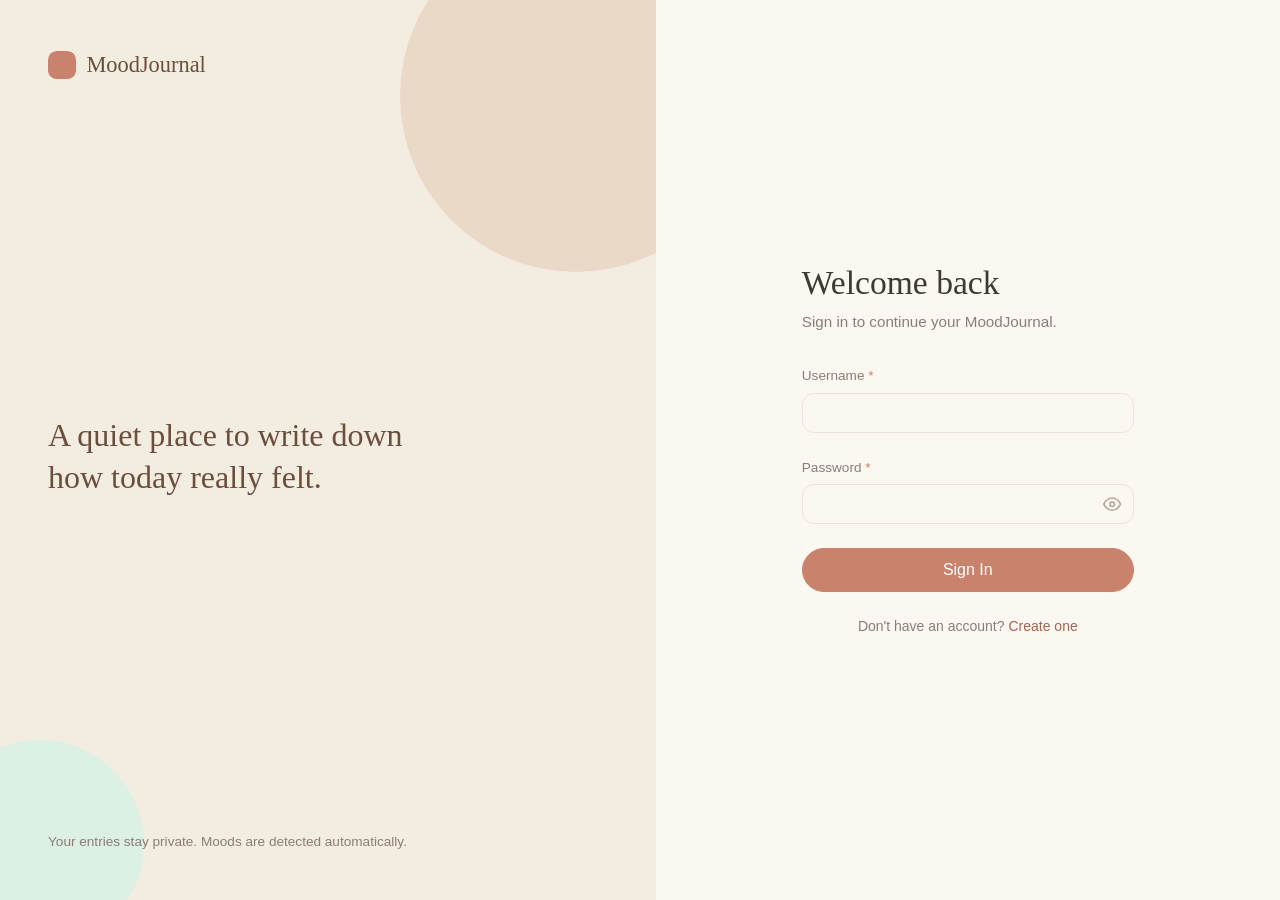
<file: frontend/reflection.html>
<!DOCTYPE html>
<html lang="en">
  <head>
    <meta charset="UTF-8" />
    <meta name="viewport" content="width=device-width, initial-scale=1.0" />
    <title>Reflections — MoodJournal</title>
    <link rel="icon" href="data:image/svg+xml,%3Csvg xmlns='http://www.w3.org/2000/svg' viewBox='0 0 32 32'%3E%3Crect width='32' height='32' rx='7' fill='%23c9826b'/%3E%3Cpath d='M9 8h11a3 3 0 0 1 3 3v13H12a3 3 0 0 1-3-3z' fill='%23fff'/%3E%3Cpath d='M9 8v16' stroke='%23f6e3da' stroke-width='2'/%3E%3C/svg%3E" />
    <link rel="stylesheet" href="styles.css" />
  </head>
  <body>
    <div class="layout">
      <aside class="sidebar">
        <a href="index.html" class="logo">MoodJournal</a>
        <nav>
          <a href="index.html" class="nav-link" data-page="index">Write Entry</a>
          <a href="history.html" class="nav-link" data-page="history">History</a>
          <a href="dashboard.html" class="nav-link" data-page="dashboard">Dashboard</a>
          <a href="reflection.html" class="nav-link active" data-page="reflection">Reflections</a>
        </nav>
        <hr class="nav-divider" />
        <div class="user-section">
          <div class="user-name" id="userNameDisplay">—</div>
          <div class="user-email" id="userEmailDisplay">—</div>
          <button class="btn btn-secondary btn-sm btn-block" style="margin-bottom: 0.5rem" onclick="showChangePasswordModal()">Change Password</button>
          <button class="btn btn-secondary btn-sm btn-block" onclick="logout()">Sign Out</button>
        </div>
      </aside>

      <main class="main">
        <div class="container">
          <h1>AI Reflections</h1>

          <div class="alert alert-info" style="margin-bottom: 2rem">
            <div>
              <strong>About reflections:</strong> Reflections are written by Google Gemini from aggregated mood statistics — counts, averages and entry titles. The text of your entries is never sent. One is generated automatically each week; you can also request one for any period below. Reflections are for personal journaling only and are not medical or professional advice.
            </div>
          </div>

          <div class="card" style="margin-bottom: 2rem">
            <div class="card-header"><h3 class="card-title">Generate New Reflection</h3></div>
            <div class="card-body mb-0">
              <div class="form-group">
                <label for="reflectionPeriod" class="required">Reflect on</label>
                <select id="reflectionPeriod">
                  <option value="7d">Last 7 days</option>
                  <option value="14d">Last 14 days</option>
                  <option value="30d">Last 30 days</option>
                  <option value="90d">Last 90 days</option>
                </select>
              </div>
              <div id="generationError" class="alert alert-danger hidden"></div>
              <div class="flex gap-md form-actions-wrap">
                <button id="generateButton" class="btn btn-primary" onclick="generateReflection()">Generate Reflection</button>
                <div id="generationSpinner" class="hidden inline-spinner"><div class="loader"></div><span>Generating...</span></div>
              </div>
            </div>
          </div>

          <div style="margin-top: 2rem">
            <div class="flex-between section-heading">
              <h2>Your Reflections</h2>
              <span id="reflectionCount" class="text-sm text-muted"></span>
            </div>
            <div id="reflectionsContainer" class="grid gap-lg"></div>
            <div id="loadingSpinner" class="hidden spinner"><div class="loader"></div></div>
            <div id="paginationControls" class="flex" style="margin-top:1.5rem;justify-content:center"></div>
          </div>
        </div>
      </main>
    </div>

    <script src="js/config.js"></script>
    <script src="js/common.js"></script>
    <script>
      const api = new ApiClient();
      requireAuth();
      let nextToken = null;
      let visibleReflections = 0;

      function reflectionCard(reflection) {
        const card = document.createElement("div");
        card.className = "card reflection-card";
        // The backend records who asked for the reflection: "scheduled" means
        // EventBridge generated it automatically, "manual" means this button.
        // An "-offline" suffix means Gemini was unavailable and the summary was
        // written from the stored figures instead - say so rather than let it
        // pass as AI-written.
        const generatedBy = String(reflection.generatedBy || "");
        const isScheduled = generatedBy.startsWith("scheduled");
        const isOffline = generatedBy.endsWith("-offline");
        const sourceLabel = isScheduled ? "Automatic (weekly)" : "Generated on request";
        const offlineNote = isOffline
          ? `<div class="alert alert-warning text-sm" style="margin-bottom:1rem">
               Gemini was unavailable, so this summary was written from your stored
               mood figures rather than by the AI. The numbers are your real data.
             </div>`
          : "";
        card.innerHTML = `
          <div class="card-header">
            <div>
              <div class="card-title">${escapeHtml(reflection.period)} Reflection</div>
              <div class="text-sm text-muted">${formatDate(reflection.periodStart)} to ${formatDate(reflection.periodEnd)}</div>
            </div>
            <div class="reflection-meta">
              <span class="badge ${isScheduled ? "badge-success" : "badge-primary"}">${sourceLabel}</span>
              <span class="text-sm text-muted">${reflection.entryCount} entries · ${getRelativeTime(reflection.createdAt)}</span>
            </div>
          </div>
          <div class="card-body mb-0">
            ${offlineNote}
            <p class="reflection-text">${escapeHtml(reflection.summary)}</p>
            <div class="alert alert-info mb-0"><div class="text-sm">${escapeHtml(reflection.disclaimer)}</div></div>
          </div>`;
        return card;
      }

      async function loadReflections(reset = true) {
        const container = document.getElementById("reflectionsContainer");
        const spinner = document.getElementById("loadingSpinner");
        const pagination = document.getElementById("paginationControls");
        if (reset) {
          nextToken = null;
          visibleReflections = 0;
          container.innerHTML = "";
        }
        spinner.classList.remove("hidden");
        pagination.innerHTML = "";

        try {
          const params = new URLSearchParams({ limit: "10" });
          if (nextToken) params.set("nextToken", nextToken);
          const data = await api.get(`/reflections?${params.toString()}`);
          spinner.classList.add("hidden");

          if (reset && !data.reflections?.length) {
            container.innerHTML = `<div class="empty-state card"><div class="empty-state-text">No reflections yet. Write a few entries, then generate your first reflection.</div></div>`;
            document.getElementById("reflectionCount").textContent = "0 reflections";
            return;
          }

          data.reflections.forEach((reflection) => container.appendChild(reflectionCard(reflection)));
          visibleReflections += data.reflections.length;
          nextToken = data.nextToken;
          document.getElementById("reflectionCount").textContent = `${visibleReflections} shown`;
          if (nextToken) {
            pagination.innerHTML = `<button id="loadMoreReflections" class="btn btn-primary">Load More</button>`;
            document.getElementById("loadMoreReflections").onclick = () => loadReflections(false);
          }
        } catch (err) {
          spinner.classList.add("hidden");
          showError(err.message || "Could not load reflections.");
        }
      }

      async function generateReflection() {
        const period = document.getElementById("reflectionPeriod").value;
        const spinner = document.getElementById("generationSpinner");
        const errorAlert = document.getElementById("generationError");
        const button = document.getElementById("generateButton");
        spinner.classList.remove("hidden");
        errorAlert.classList.add("hidden");
        setButtonBusy(button, true, "Generating...");

        try {
          const data = await api.post("/reflections", { period });
          showSuccess(`Reflection generated from ${data.reflection.entryCount} entries.`);
          await loadReflections(true);
        } catch (err) {
          errorAlert.textContent = err.message || "Failed to generate reflection.";
          errorAlert.classList.remove("hidden");
        } finally {
          spinner.classList.add("hidden");
          setButtonBusy(button, false);
        }
      }

      populateUserSidebar().catch(() => {});
      loadReflections(true);
      setActivePage("reflection");
    </script>
  </body>
</html>
</file>
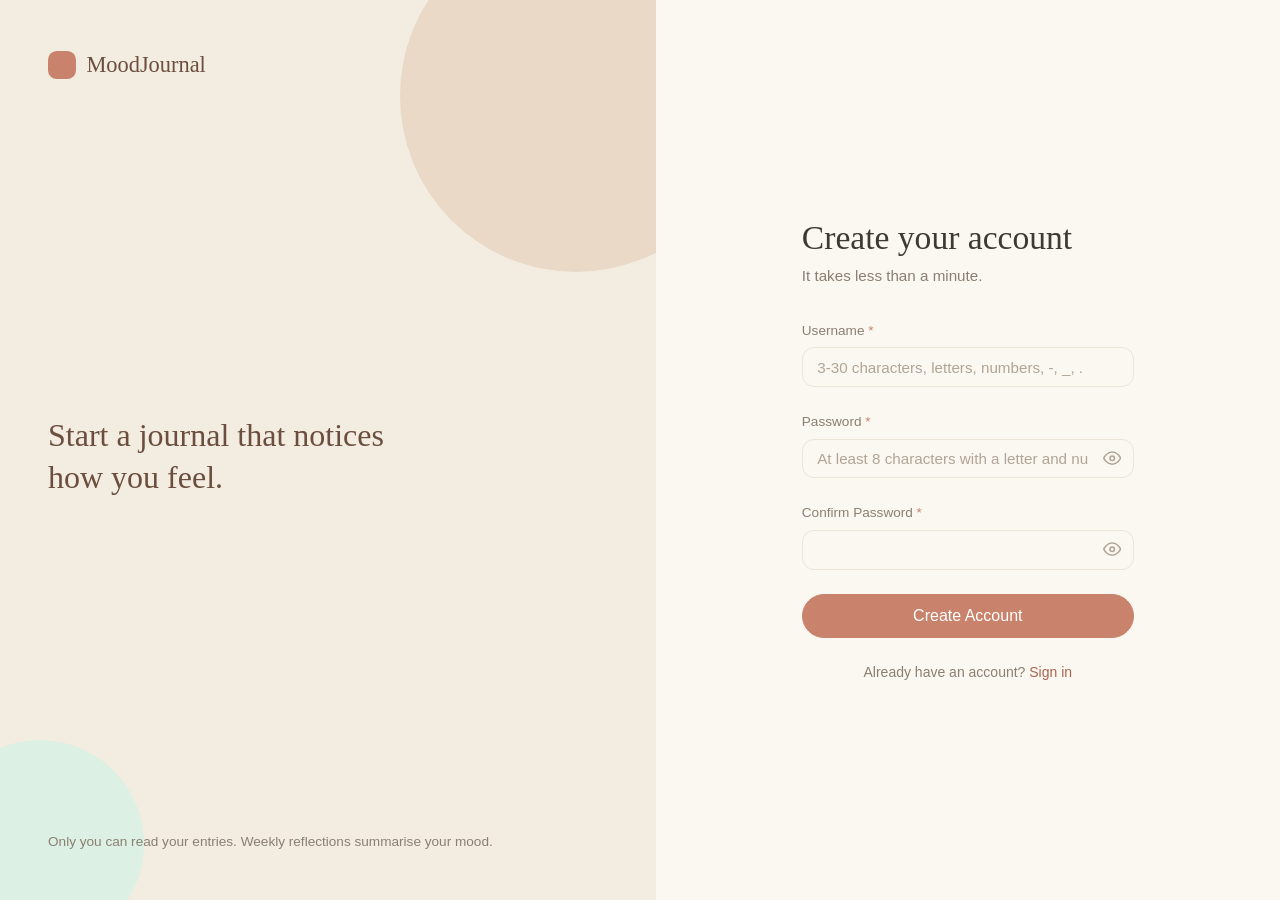
<file: frontend/register.html>
<!DOCTYPE html>
<html lang="en">
  <head>
    <meta charset="UTF-8" />
    <meta name="viewport" content="width=device-width, initial-scale=1.0" />
    <title>Register — MoodJournal</title>
    <link rel="icon" href="data:image/svg+xml,%3Csvg xmlns='http://www.w3.org/2000/svg' viewBox='0 0 32 32'%3E%3Crect width='32' height='32' rx='7' fill='%23c9826b'/%3E%3Cpath d='M9 8h11a3 3 0 0 1 3 3v13H12a3 3 0 0 1-3-3z' fill='%23fff'/%3E%3Cpath d='M9 8v16' stroke='%23f6e3da' stroke-width='2'/%3E%3C/svg%3E" />
    <link rel="stylesheet" href="styles.css" />
  </head>
  <body>
    <div class="auth-container">
      <aside class="auth-art" aria-hidden="true">
        <div class="logo">MoodJournal</div>
        <p class="auth-quote">Start a journal that notices how you feel.</p>
        <p class="auth-art-note">Only you can read your entries. Weekly reflections summarise your mood.</p>
      </aside>

      <div class="auth-box">
        <div class="auth-header">
          <h1 class="auth-title">Create your account</h1>
          <p class="auth-subtitle">It takes less than a minute.</p>
        </div>

        <form id="registerForm">
          <div class="form-group">
            <label for="username" class="required">Username</label>
            <input
              type="text"
              id="username"
              name="username"
              placeholder="3-30 characters, letters, numbers, -, _, ."
              required
            />
            <div id="usernameHint" class="text-sm text-muted" style="margin-top: 0.25rem"></div>
          </div>

          <div class="form-group">
            <label for="password" class="required">Password</label>
            <div class="password-field">
              <input
                type="password"
                id="password"
                name="password"
                placeholder="At least 8 characters with a letter and number"
                required
              />
              <button type="button" class="password-toggle" aria-label="Show password" onclick="togglePasswordVisibility(this)">
                <svg class="icon-eye" viewBox="0 0 24 24" fill="none" stroke="currentColor" stroke-width="2" stroke-linecap="round" stroke-linejoin="round"><path d="M1 12s4-8 11-8 11 8 11 8-4 8-11 8-11-8-11-8Z"></path><circle cx="12" cy="12" r="3"></circle></svg>
                <svg class="icon-eye-off" style="display:none" viewBox="0 0 24 24" fill="none" stroke="currentColor" stroke-width="2" stroke-linecap="round" stroke-linejoin="round"><path d="M9.9 4.24A9.12 9.12 0 0 1 12 4c7 0 11 8 11 8a13.16 13.16 0 0 1-3.09 4.24"></path><path d="M6.61 6.61A13.53 13.53 0 0 0 1 12s4 8 11 8a9.26 9.26 0 0 0 5.39-1.61"></path><path d="M2 2l20 20"></path><path d="M14.12 14.12a3 3 0 1 1-4.24-4.24"></path></svg>
              </button>
            </div>
            <div id="passwordHint" class="text-sm text-muted" style="margin-top: 0.25rem"></div>
          </div>

          <div class="form-group">
            <label for="confirmPassword" class="required">Confirm Password</label>
            <div class="password-field">
              <input type="password" id="confirmPassword" name="confirmPassword" required />
              <button type="button" class="password-toggle" aria-label="Show password" onclick="togglePasswordVisibility(this)">
                <svg class="icon-eye" viewBox="0 0 24 24" fill="none" stroke="currentColor" stroke-width="2" stroke-linecap="round" stroke-linejoin="round"><path d="M1 12s4-8 11-8 11 8 11 8-4 8-11 8-11-8-11-8Z"></path><circle cx="12" cy="12" r="3"></circle></svg>
                <svg class="icon-eye-off" style="display:none" viewBox="0 0 24 24" fill="none" stroke="currentColor" stroke-width="2" stroke-linecap="round" stroke-linejoin="round"><path d="M9.9 4.24A9.12 9.12 0 0 1 12 4c7 0 11 8 11 8a13.16 13.16 0 0 1-3.09 4.24"></path><path d="M6.61 6.61A13.53 13.53 0 0 0 1 12s4 8 11 8a9.26 9.26 0 0 0 5.39-1.61"></path><path d="M2 2l20 20"></path><path d="M14.12 14.12a3 3 0 1 1-4.24-4.24"></path></svg>
              </button>
            </div>
          </div>

          <div id="errorAlert" class="hidden"></div>

          <button type="submit" class="btn btn-primary btn-block btn-lg">Create Account</button>
        </form>

        <div class="auth-link">
          Already have an account? <a href="login.html">Sign in</a>
        </div>
      </div>
    </div>

    <script src="js/config.js"></script>
    <script src="js/common.js"></script>
    <script>
      const api = new ApiClient();

      // Redirect to index if already authenticated
      if (api.isAuthenticated()) {
        window.location.href = "index.html";
      }

      const form = document.getElementById("registerForm");
      const usernameInput = document.getElementById("username");
      const passwordInput = document.getElementById("password");
      const confirmPasswordInput = document.getElementById("confirmPassword");
      const errorAlert = document.getElementById("errorAlert");

      // Real-time validation hints
      usernameInput.addEventListener("input", () => {
        const username = usernameInput.value;
        const hint = document.getElementById("usernameHint");

        if (username.length < 3) {
          hint.textContent = "At least 3 characters";
          hint.style.color = "var(--color-warning)";
        } else if (username.length > 30) {
          hint.textContent = "Maximum 30 characters";
          hint.style.color = "var(--color-danger)";
        } else if (!/^[a-z0-9_.-]+$/.test(username.toLowerCase())) {
          hint.textContent = "Only letters, numbers, -, _, . allowed";
          hint.style.color = "var(--color-danger)";
        } else {
          hint.textContent = "Valid username";
          hint.style.color = "var(--color-success)";
        }
      });

      passwordInput.addEventListener("input", () => {
        const password = passwordInput.value;
        const hint = document.getElementById("passwordHint");

        if (password.length < 8) {
          hint.textContent = "At least 8 characters";
          hint.style.color = "var(--color-warning)";
        } else if (!/[a-zA-Z]/.test(password)) {
          hint.textContent = "Must include at least one letter";
          hint.style.color = "var(--color-warning)";
        } else if (!/[0-9]/.test(password)) {
          hint.textContent = "Must include at least one number";
          hint.style.color = "var(--color-warning)";
        } else {
          hint.textContent = "Strong password";
          hint.style.color = "var(--color-success)";
        }
      });

      form.addEventListener("submit", async (e) => {
        e.preventDefault();

        const username = usernameInput.value;
        const password = passwordInput.value;
        const confirmPassword = confirmPasswordInput.value;

        errorAlert.classList.add("hidden");

        // Client-side validation
        if (password !== confirmPassword) {
          errorAlert.className = "alert alert-danger";
          errorAlert.innerHTML = `
            <div>Passwords do not match.</div>
          `;
          errorAlert.classList.remove("hidden");
          return;
        }

        try {
          await register(username, password);
          window.location.href = "index.html";
        } catch (err) {
          console.error("Registration failed:", err);
          const message =
            err.code === "CONFLICT"
              ? "That username is already taken. Please choose another."
              : err.message || "Registration failed. Please try again.";

          errorAlert.className = "alert alert-danger";
          errorAlert.innerHTML = `
            <div style="flex: 1">${escapeHtml(message)}</div>
          `;
          errorAlert.classList.remove("hidden");
        }
      });
    </script>
  </body>
</html>
</file>
<file: frontend/styles.css>
/* MoodJournal Frontend Styles — "Calm pastel" theme
 *
 * Every class name here is also used by the page scripts (including markup
 * generated in js/common.js), so rename nothing without updating the JS.
 */

:root {
  --color-primary: #c9826b;
  --color-primary-light: #f6e3da;
  --color-primary-dark: #a8654f;
  --color-success: #2f6b47;
  --color-warning: #a36b12;
  --color-danger: #b4483a;
  --color-info: #5b7a99;
  --color-text: #3d3a35;
  --color-text-light: #8a7f72;
  --color-text-faint: #b0a596;
  --color-bg: #ffffff;
  --color-bg-light: #fbf7f1;
  --color-bg-side: #f3ece1;
  --color-border: #ede4d8;
  --color-shadow: rgba(107, 78, 61, 0.08);

  --mood-positive: #8ccba3;
  --mood-neutral: #c9c1b5;
  --mood-anxious: #edbe6e;
  --mood-negative: #e39a8c;

  --spacing-xs: 0.25rem;
  --spacing-sm: 0.5rem;
  --spacing-md: 1rem;
  --spacing-lg: 1.5rem;
  --spacing-xl: 2rem;
  --spacing-2xl: 3rem;

  --radius-sm: 0.5rem;
  --radius-md: 0.75rem;
  --radius-lg: 1.125rem;
  --radius-pill: 999px;

  --font-sans: -apple-system, BlinkMacSystemFont, "Segoe UI", Roboto, "Helvetica Neue", Arial,
    sans-serif;
  --font-serif: Georgia, "Times New Roman", serif;
  --font-mono: "SFMono-Regular", Consolas, "Liberation Mono", Menlo, monospace;

  --shadow-sm: 0 1px 3px 0 var(--color-shadow);
  --shadow-md: 0 6px 18px -6px rgba(107, 78, 61, 0.16);
  --shadow-lg: 0 18px 40px -12px rgba(107, 78, 61, 0.25);
}

* {
  margin: 0;
  padding: 0;
  box-sizing: border-box;
}

html {
  font-size: 16px;
}

body {
  font-family: var(--font-sans);
  color: var(--color-text);
  background-color: var(--color-bg-light);
  line-height: 1.55;
  -webkit-font-smoothing: antialiased;
}

/* Typography */
h1,
h2,
h3,
h4,
h5,
h6 {
  font-family: var(--font-serif);
  font-weight: 400;
  line-height: 1.25;
  margin-bottom: var(--spacing-md);
  color: var(--color-text);
}

h1 {
  font-size: 2rem;
}

h2 {
  font-size: 1.4rem;
}

h3 {
  font-size: 1.2rem;
}

h4 {
  font-size: 1.075rem;
}

p {
  margin-bottom: var(--spacing-md);
}

a {
  color: var(--color-primary-dark);
  text-decoration: none;
  transition: color 0.2s;
}

a:hover {
  color: var(--color-primary);
}

/* Layout */
.container {
  max-width: 1120px;
  margin: 0 auto;
  padding: var(--spacing-md);
}

.layout {
  display: grid;
  grid-template-columns: 240px 1fr;
  min-height: 100vh;
}

@media (max-width: 768px) {
  .layout {
    grid-template-columns: 1fr;
  }
}

/* Sidebar Navigation */
.sidebar {
  background: var(--color-bg-side);
  padding: 1.75rem 1rem;
  position: sticky;
  top: 0;
  height: 100vh;
  overflow-y: auto;
  display: flex;
  flex-direction: column;
}

.logo {
  display: flex;
  align-items: center;
  gap: 0.65rem;
  font-family: var(--font-serif);
  font-size: 1.4rem;
  color: #6b4e3d;
  margin: 0 0.5rem 2rem;
}

.logo::before,
.mobile-logo::before {
  content: "";
  flex-shrink: 0;
  width: 1.75rem;
  height: 1.75rem;
  border-radius: 0.55rem;
  background: var(--color-primary);
}

.logo:hover {
  color: #6b4e3d;
}

.nav-link {
  display: flex;
  align-items: center;
  gap: 0.7rem;
  padding: 0.65rem 0.85rem;
  margin-bottom: 0.25rem;
  color: var(--color-text-light);
  border-radius: var(--radius-md);
  transition: background-color 0.2s, color 0.2s;
}

.nav-link::before {
  content: "";
  width: 0.45rem;
  height: 0.45rem;
  border-radius: 50%;
  background: currentColor;
  opacity: 0.45;
}

.nav-link:hover {
  background-color: rgba(255, 255, 255, 0.6);
  color: #6b4e3d;
}

.nav-link.active {
  background-color: var(--color-bg);
  color: #6b4e3d;
  box-shadow: var(--shadow-sm);
}

.nav-link.active::before {
  background: var(--color-primary);
  opacity: 1;
}

.nav-divider {
  display: none;
}

.user-section {
  margin-top: auto;
  padding: 1rem;
  background: var(--color-bg);
  border-radius: var(--radius-lg);
}

.user-name {
  font-weight: 600;
  margin-bottom: 0.1rem;
}

.user-email {
  font-size: 0.8rem;
  color: var(--color-text-light);
  margin-bottom: var(--spacing-md);
}

/* Main Content */
.main {
  padding: 2rem 2.25rem;
}

/* Cards */
.card {
  background: var(--color-bg);
  border: 1px solid var(--color-border);
  border-radius: var(--radius-lg);
  padding: 1.35rem 1.5rem;
  box-shadow: var(--shadow-sm);
  transition: box-shadow 0.2s;
}

.card:hover {
  box-shadow: var(--shadow-md);
}

.card-header {
  display: flex;
  justify-content: space-between;
  align-items: center;
  gap: var(--spacing-md);
  margin-bottom: var(--spacing-lg);
  padding-bottom: var(--spacing-md);
  border-bottom: 1px solid var(--color-border);
}

.card-title {
  font-family: var(--font-serif);
  font-size: 1.2rem;
  font-weight: 400;
  margin-bottom: 0;
}

.card-body {
  margin-bottom: var(--spacing-lg);
}

.card-footer {
  padding-top: var(--spacing-lg);
  border-top: 1px solid var(--color-border);
  display: flex;
  justify-content: space-between;
  gap: var(--spacing-md);
}

/* Buttons */
.btn {
  display: inline-flex;
  align-items: center;
  justify-content: center;
  gap: var(--spacing-sm);
  padding: 0.6rem 1.35rem;
  border: 1px solid var(--color-border);
  border-radius: var(--radius-pill);
  background: var(--color-bg);
  color: var(--color-text);
  font-family: var(--font-sans);
  font-size: 0.95rem;
  font-weight: 500;
  cursor: pointer;
  transition: background-color 0.2s, border-color 0.2s, color 0.2s, transform 0.1s;
  text-decoration: none;
  white-space: nowrap;
}

.btn:hover:not(:disabled) {
  border-color: #dccfbf;
  background: var(--color-bg-light);
}

.btn:active:not(:disabled) {
  transform: scale(0.98);
}

.btn:disabled {
  opacity: 0.55;
  cursor: not-allowed;
}

.btn-primary {
  background-color: var(--color-primary);
  border-color: var(--color-primary);
  color: white;
}

.btn-primary:hover:not(:disabled) {
  background-color: var(--color-primary-dark);
  border-color: var(--color-primary-dark);
  color: white;
}

.btn-secondary {
  background-color: transparent;
  color: var(--color-text-light);
  border: 1px solid var(--color-border);
}

.btn-secondary:hover:not(:disabled) {
  background-color: var(--color-bg);
  color: var(--color-text);
}

.btn-danger {
  background-color: transparent;
  border-color: #f0d2cc;
  color: var(--color-danger);
}

.btn-danger:hover:not(:disabled) {
  background-color: #f8deda;
  border-color: #f8deda;
  color: #8e3b30;
}

.btn-success {
  background-color: var(--color-success);
  border-color: var(--color-success);
  color: white;
}

.btn-success:hover:not(:disabled) {
  background-color: #245439;
}

.btn-sm {
  padding: 0.3rem 0.9rem;
  font-size: 0.82rem;
}

.btn-lg {
  padding: 0.75rem 1.9rem;
  font-size: 1rem;
}

.btn-block {
  display: flex;
  width: 100%;
}

/* Forms */
.form-group {
  margin-bottom: var(--spacing-lg);
}

label {
  display: block;
  margin-bottom: 0.4rem;
  font-size: 0.85rem;
  font-weight: 500;
  color: var(--color-text-light);
}

.required::after {
  content: " *";
  color: var(--color-primary);
}

input[type="text"],
input[type="email"],
input[type="password"],
input[type="date"],
input[type="number"],
textarea,
select {
  width: 100%;
  padding: 0.65rem 0.9rem;
  border: 1px solid var(--color-border);
  border-radius: var(--radius-md);
  background: var(--color-bg-light);
  color: var(--color-text);
  font-family: var(--font-sans);
  font-size: 0.95rem;
  transition: border-color 0.2s, box-shadow 0.2s, background-color 0.2s;
}

input::placeholder,
textarea::placeholder {
  color: var(--color-text-faint);
}

select {
  cursor: pointer;
}

/* Edge/IE inject their own reveal-password eye icon on top of ours - disable it. */
input[type="password"]::-ms-reveal,
input[type="password"]::-ms-clear {
  display: none;
}

input[type="text"]:focus,
input[type="email"]:focus,
input[type="password"]:focus,
input[type="date"]:focus,
input[type="number"]:focus,
textarea:focus,
select:focus {
  outline: none;
  background: var(--color-bg);
  border-color: var(--color-primary);
  box-shadow: 0 0 0 3px var(--color-primary-light);
}

textarea {
  resize: vertical;
  min-height: 160px;
  line-height: 1.7;
}

.password-field {
  position: relative;
}

.password-field input {
  padding-right: 2.75rem;
}

.password-toggle {
  position: absolute;
  top: 50%;
  right: var(--spacing-sm);
  transform: translateY(-50%);
  display: flex;
  align-items: center;
  justify-content: center;
  width: 1.75rem;
  height: 1.75rem;
  padding: 0;
  background: none;
  border: none;
  color: var(--color-text-faint);
  cursor: pointer;
}

.password-toggle:hover {
  color: var(--color-text);
}

.password-toggle svg {
  width: 1.15rem;
  height: 1.15rem;
}

/* Alerts */
.alert {
  padding: 0.85rem 1.1rem;
  border-radius: var(--radius-md);
  margin-bottom: var(--spacing-lg);
  display: flex;
  gap: var(--spacing-md);
  align-items: flex-start;
  font-size: 0.9rem;
  border: 1px solid transparent;
}

.alert-success {
  background-color: #ddf0e4;
  border-color: #c3e3cf;
  color: #2f6b47;
}

.alert-danger {
  background-color: #f8deda;
  border-color: #f0c9c2;
  color: #8e3b30;
}

.alert-info {
  background-color: var(--color-primary-light);
  border-color: #efd3c6;
  color: #7a4b3b;
}

.alert-warning {
  background-color: #fcebd2;
  border-color: #f5dbb2;
  color: #8a5a12;
}

/* Grid & Spacing */
.grid {
  display: grid;
  gap: var(--spacing-lg);
}

.grid-2 {
  grid-template-columns: repeat(auto-fit, minmax(300px, 1fr));
}

.grid-3 {
  grid-template-columns: repeat(auto-fit, minmax(220px, 1fr));
}

@media (max-width: 768px) {
  .grid-2,
  .grid-3 {
    grid-template-columns: 1fr;
  }
}

.flex {
  display: flex;
}

.flex-between {
  display: flex;
  justify-content: space-between;
  align-items: center;
}

.flex-center {
  display: flex;
  justify-content: center;
  align-items: center;
}

.flex-col {
  flex-direction: column;
}

.gap-sm {
  gap: var(--spacing-sm);
}

.gap-md {
  gap: var(--spacing-md);
}

.gap-lg {
  gap: var(--spacing-lg);
}

/* Mood Indicators */
.mood-badge {
  display: inline-flex;
  align-items: center;
  gap: var(--spacing-sm);
  padding: 0.2rem 0.75rem;
  border-radius: var(--radius-pill);
  font-size: 0.75rem;
  font-weight: 600;
  letter-spacing: 0.02em;
  white-space: nowrap;
}

.mood-positive {
  background-color: #ddf0e4;
  color: #2f6b47;
}

.mood-neutral {
  background-color: #eeeae3;
  color: #5f584f;
}

.mood-anxious {
  background-color: #fcebd2;
  color: #8a5a12;
}

.mood-negative {
  background-color: #f8deda;
  color: #8e3b30;
}

.mood-dot {
  display: inline-block;
  width: 0.75rem;
  height: 0.75rem;
  border-radius: 50%;
}

.mood-dot-positive {
  background-color: var(--mood-positive);
}

.mood-dot-neutral {
  background-color: var(--mood-neutral);
}

.mood-dot-anxious {
  background-color: var(--mood-anxious);
}

.mood-dot-negative {
  background-color: var(--mood-negative);
}

/* Entry Card */
.entry-card {
  background: var(--color-bg);
  border: 1px solid var(--color-border);
  border-left: 6px solid var(--mood-neutral);
  border-radius: var(--radius-lg);
  padding: 1.1rem 1.35rem;
  transition: box-shadow 0.2s, transform 0.2s;
}

/* The stripe follows the mood badge inside the card, so no script change is
   needed to colour it. Browsers without :has() keep the neutral stripe. */
.entry-card:has(.mood-positive) {
  border-left-color: var(--mood-positive);
}

.entry-card:has(.mood-anxious) {
  border-left-color: var(--mood-anxious);
}

.entry-card:has(.mood-negative) {
  border-left-color: var(--mood-negative);
}

.entry-card:hover {
  box-shadow: var(--shadow-md);
}

.entry-header {
  display: flex;
  justify-content: space-between;
  align-items: flex-start;
  gap: var(--spacing-md);
  margin-bottom: 0.6rem;
}

.entry-date {
  font-size: 0.8rem;
  color: var(--color-text-faint);
}

.entry-title {
  font-family: var(--font-serif);
  font-size: 1.1rem;
  margin-bottom: 0.1rem;
  display: block;
}

.entry-content {
  color: #5c564e;
  margin-bottom: 0.85rem;
  line-height: 1.65;
}

.entry-meta {
  display: flex;
  justify-content: space-between;
  align-items: center;
  font-size: 0.8rem;
  color: var(--color-text-faint);
}

/* Loader */
.loader {
  display: inline-block;
  width: 1rem;
  height: 1rem;
  border: 2px solid var(--color-border);
  border-top-color: var(--color-primary);
  border-radius: 50%;
  animation: spin 0.6s linear infinite;
}

@keyframes spin {
  to {
    transform: rotate(360deg);
  }
}

.spinner {
  display: flex;
  justify-content: center;
  align-items: center;
  padding: var(--spacing-2xl);
}

/* Empty State */
.empty-state {
  text-align: center;
  padding: var(--spacing-2xl);
  color: var(--color-text-light);
  font-family: var(--font-serif);
}

.empty-state-icon {
  font-size: 3rem;
  margin-bottom: var(--spacing-lg);
}

.empty-state-text {
  margin-bottom: var(--spacing-lg);
}

/* Auth Pages */
.auth-container {
  display: grid;
  grid-template-columns: 1.05fr 1fr;
  min-height: 100vh;
  background: var(--color-bg-light);
}

.auth-art {
  position: relative;
  overflow: hidden;
  background: var(--color-bg-side);
  padding: 3rem;
  display: flex;
  flex-direction: column;
  justify-content: space-between;
}

.auth-art::before,
.auth-art::after {
  content: "";
  position: absolute;
  border-radius: 50%;
}

.auth-art::before {
  width: 22rem;
  height: 22rem;
  right: -6rem;
  top: -5rem;
  background: #ebd9c8;
}

.auth-art::after {
  width: 13rem;
  height: 13rem;
  left: -4rem;
  bottom: -3rem;
  background: #ddf0e4;
}

.auth-art > * {
  position: relative;
  z-index: 1;
}

.auth-art .logo {
  margin: 0;
}

.auth-quote {
  font-family: var(--font-serif);
  font-size: 2rem;
  line-height: 1.3;
  color: #6b4e3d;
  max-width: 24rem;
  margin: 0;
}

.auth-art-note {
  font-size: 0.85rem;
  color: var(--color-text-light);
  margin: 0;
}

.auth-box {
  align-self: center;
  justify-self: center;
  width: 100%;
  max-width: 380px;
  padding: 2.5rem 1.5rem;
}

.auth-header {
  margin-bottom: 2rem;
}

.auth-logo {
  font-family: var(--font-serif);
  font-size: 2rem;
  color: var(--color-primary);
  margin-bottom: var(--spacing-md);
}

.auth-title {
  font-size: 2.1rem;
  margin-bottom: 0.35rem;
}

.auth-subtitle {
  color: var(--color-text-light);
  font-size: 0.95rem;
  margin: 0;
}

.auth-link {
  text-align: center;
  margin-top: var(--spacing-lg);
  font-size: 0.875rem;
  color: var(--color-text-light);
}

@media (max-width: 860px) {
  .auth-container {
    grid-template-columns: 1fr;
  }

  .auth-art {
    display: none;
  }
}

/* Tables */
.table {
  width: 100%;
  border-collapse: collapse;
  margin-bottom: 0;
  font-size: 0.9rem;
}

.table th {
  padding: 0.7rem 0.85rem;
  text-align: left;
  font-weight: 500;
  color: var(--color-text-light);
  border-bottom: 1px solid var(--color-border);
  white-space: nowrap;
}

.table td {
  padding: 0.75rem 0.85rem;
  border-bottom: 1px solid #f4eee6;
}

.table tbody tr:last-child td {
  border-bottom: 0;
}

.table tbody tr:hover {
  background-color: var(--color-bg-light);
}

/* Charts Container */
.chart-container {
  position: relative;
  height: 300px;
  margin-bottom: var(--spacing-lg);
}

/* Badges */
.badge {
  display: inline-flex;
  align-items: center;
  padding: 0.15rem 0.65rem;
  border-radius: var(--radius-pill);
  font-size: 0.75rem;
  font-weight: 600;
}

.badge-primary {
  background-color: var(--color-primary-light);
  color: var(--color-primary-dark);
}

.badge-success {
  background-color: #ddf0e4;
  color: #2f6b47;
}

.badge-danger {
  background-color: #f8deda;
  color: #8e3b30;
}

/* Utilities */
.text-center {
  text-align: center;
}

.text-right {
  text-align: right;
}

.text-muted {
  color: var(--color-text-light);
}

.text-sm {
  font-size: 0.85rem;
}

.text-lg {
  font-size: 1.125rem;
}

.font-mono {
  font-family: var(--font-mono);
}

.truncate {
  overflow: hidden;
  text-overflow: ellipsis;
  white-space: nowrap;
}

.hidden {
  display: none !important;
}

.mt-0 {
  margin-top: 0;
}

.mb-0 {
  margin-bottom: 0;
}

/* Responsive */
@media (max-width: 768px) {
  :root {
    font-size: 14px;
  }

  .sidebar {
    display: none;
  }

  .layout {
    grid-template-columns: 1fr;
  }

  h1 {
    font-size: 1.6rem;
  }

  h2 {
    font-size: 1.25rem;
  }

  .card {
    padding: var(--spacing-md);
  }

  .btn {
    padding: var(--spacing-sm) var(--spacing-md);
  }
}

/* Print Styles */
@media print {
  .sidebar,
  .btn,
  .btn-group {
    display: none;
  }

  .card {
    box-shadow: none;
    border: 1px solid var(--color-border);
  }
}

.page-heading,
.section-heading {
  margin-bottom: var(--spacing-lg);
  gap: var(--spacing-lg);
}

.page-heading h1,
.section-heading h2 {
  margin-bottom: 0.2rem;
}

.page-heading p {
  margin-bottom: 0;
}

.compact-grid .form-group {
  margin-bottom: 0.9rem;
}

.form-actions-wrap {
  flex-wrap: wrap;
  align-items: center;
}

.inline-spinner {
  display: inline-flex;
  gap: 0.5rem;
  align-items: center;
  color: var(--color-text-light);
}

.notification-toast {
  position: fixed;
  top: 1.25rem;
  right: 1.25rem;
  z-index: 2000;
  width: min(420px, calc(100vw - 2.5rem));
  box-shadow: var(--shadow-lg);
  align-items: center;
}

.icon-button {
  appearance: none;
  border: 0;
  background: transparent;
  color: inherit;
  cursor: pointer;
  font-size: 1.5rem;
  line-height: 1;
  padding: 0.25rem 0.5rem;
  border-radius: var(--radius-sm);
}

.icon-button:hover {
  background: rgba(61, 58, 53, 0.07);
}

.modal-backdrop {
  position: fixed;
  inset: 0;
  z-index: 1500;
  display: flex;
  align-items: center;
  justify-content: center;
  padding: 1rem;
  background: rgba(61, 58, 53, 0.45);
}

.modal-card {
  width: min(720px, 96vw);
  max-height: 90vh;
  overflow-y: auto;
  background: var(--color-bg);
  border-radius: 1.4rem;
  padding: var(--spacing-xl, 2rem);
  box-shadow: var(--shadow-lg);
}

.modal-header {
  display: flex;
  justify-content: space-between;
  gap: 1rem;
  align-items: flex-start;
  margin-bottom: 1.5rem;
}

.modal-header h2 {
  margin-bottom: 0.35rem;
}

.modal-actions {
  display: flex;
  flex-wrap: wrap;
  gap: 0.5rem;
  justify-content: flex-end;
  margin-top: 1rem;
}

.entry-full-content {
  white-space: pre-wrap;
  font-family: var(--font-serif);
  font-size: 1.05rem;
  line-height: 1.8;
  padding: 1.1rem 1.25rem;
  background: var(--color-bg-light);
  border: 1px solid var(--color-border);
  border-radius: var(--radius-md);
}

.classification-note {
  margin-top: 1rem;
  padding: 0.8rem 1rem;
  border-radius: var(--radius-md);
  background: var(--color-primary-light);
  color: #7a4b3b;
  font-size: 0.875rem;
}

.stat-card {
  text-align: left;
  display: flex;
  flex-direction: column-reverse;
  justify-content: flex-end;
  gap: 0.25rem;
}

.stat-value {
  min-height: 2.75rem;
  display: flex;
  gap: 0.45rem;
  align-items: center;
  font-family: var(--font-serif);
  font-size: 2.1rem;
  font-weight: 400;
  color: var(--color-text);
}

.stat-mood-label {
  font-size: 1.6rem;
  color: var(--color-success);
  text-transform: capitalize;
}

.distribution-wrap {
  min-height: 280px;
  display: grid;
  grid-template-columns: minmax(160px, 200px) 1fr;
  gap: 1.75rem;
  align-items: center;
  padding: 0.5rem 0;
}

.donut-chart {
  width: min(200px, 100%);
  aspect-ratio: 1;
  border-radius: 50%;
  display: grid;
  place-items: center;
  margin: 0 auto;
}

.donut-hole {
  width: 62%;
  aspect-ratio: 1;
  border-radius: 50%;
  background: var(--color-bg);
  display: flex;
  flex-direction: column;
  align-items: center;
  justify-content: center;
}

.donut-hole strong {
  font-family: var(--font-serif);
  font-size: 1.9rem;
  font-weight: 400;
}

.donut-hole span {
  font-size: 0.75rem;
  color: var(--color-text-light);
}

.chart-legend {
  display: grid;
  gap: 0.7rem;
}

.legend-row {
  display: grid;
  grid-template-columns: 12px 1fr auto 3.5rem;
  gap: 0.6rem;
  align-items: center;
  font-size: 0.85rem;
}

.legend-row > span:last-child {
  text-align: right;
}

.legend-dot {
  width: 11px;
  height: 11px;
  border-radius: 50%;
}

.trend-wrap {
  min-height: 280px;
  display: flex;
  flex-direction: column;
  justify-content: center;
}

.trend-svg {
  width: 100%;
  height: 260px;
  overflow: visible;
}

.chart-grid-line {
  stroke: #f1eae0;
  stroke-width: 1;
}

.chart-axis-label {
  fill: var(--color-text-light);
  font-size: 11px;
  font-family: var(--font-sans);
}

.trend-line {
  fill: none;
  stroke: var(--color-primary);
  stroke-width: 3.5;
  stroke-linejoin: round;
  stroke-linecap: round;
}

.trend-point {
  fill: #ffffff;
  stroke: var(--color-primary);
  stroke-width: 2.5;
}

.badge-warning {
  background-color: #fcebd2;
  color: #8a5a12;
}

.reflection-card .card-body {
  margin-bottom: 0;
}

.reflection-text {
  font-family: var(--font-serif);
  font-size: 1.05rem;
  line-height: 1.85;
  color: #4a443c;
  white-space: pre-wrap;
  margin-bottom: 1rem;
}

.reflection-meta {
  display: flex;
  flex-direction: column;
  gap: 0.45rem;
  align-items: flex-end;
}

.athena-card {
  margin-top: 2rem;
}

.athena-controls {
  display: flex;
  flex-wrap: wrap;
  gap: 0.6rem;
  align-items: center;
  margin-bottom: 0.5rem;
}

.athena-controls select {
  flex: 1 1 240px;
  max-width: 320px;
}

.athena-description {
  margin-bottom: 1rem;
}

.athena-running {
  padding: 1.5rem 0;
}

.athena-empty {
  padding: 1.75rem 1rem;
}

.athena-meta {
  margin-top: 0.75rem;
}

@media (max-width: 900px) {
  .distribution-wrap {
    grid-template-columns: 1fr;
  }

  .entry-meta {
    align-items: flex-start;
    gap: 0.75rem;
    flex-direction: column;
  }

  .entry-actions {
    flex-wrap: wrap;
  }
}

@media (max-width: 768px) {
  .main {
    padding: 1rem;
  }

  .page-heading,
  .section-heading,
  .entry-header,
  .card-header {
    align-items: flex-start;
    flex-direction: column;
  }

  .reflection-meta {
    align-items: flex-start;
  }
}

.mobile-topbar {
  display: none;
}

@media (max-width: 768px) {
  .mobile-topbar {
    position: sticky;
    top: 0;
    z-index: 900;
    display: flex;
    align-items: center;
    justify-content: space-between;
    gap: 0.75rem;
    padding: 0.75rem 1rem;
    background: var(--color-bg-side);
    border-bottom: 1px solid var(--color-border);
  }

  .mobile-logo {
    display: flex;
    align-items: center;
    gap: 0.5rem;
    font-family: var(--font-serif);
    color: #6b4e3d;
  }

  .mobile-logo::before {
    width: 1.25rem;
    height: 1.25rem;
    border-radius: 0.4rem;
  }

  .mobile-links {
    display: flex;
    align-items: center;
    gap: 0.55rem;
    overflow-x: auto;
  }

  .mobile-links a,
  .mobile-links button {
    border: 0;
    background: transparent;
    color: var(--color-text);
    font: inherit;
    font-size: 0.78rem;
    white-space: nowrap;
    cursor: pointer;
    padding: 0.25rem;
  }
}
</file>
